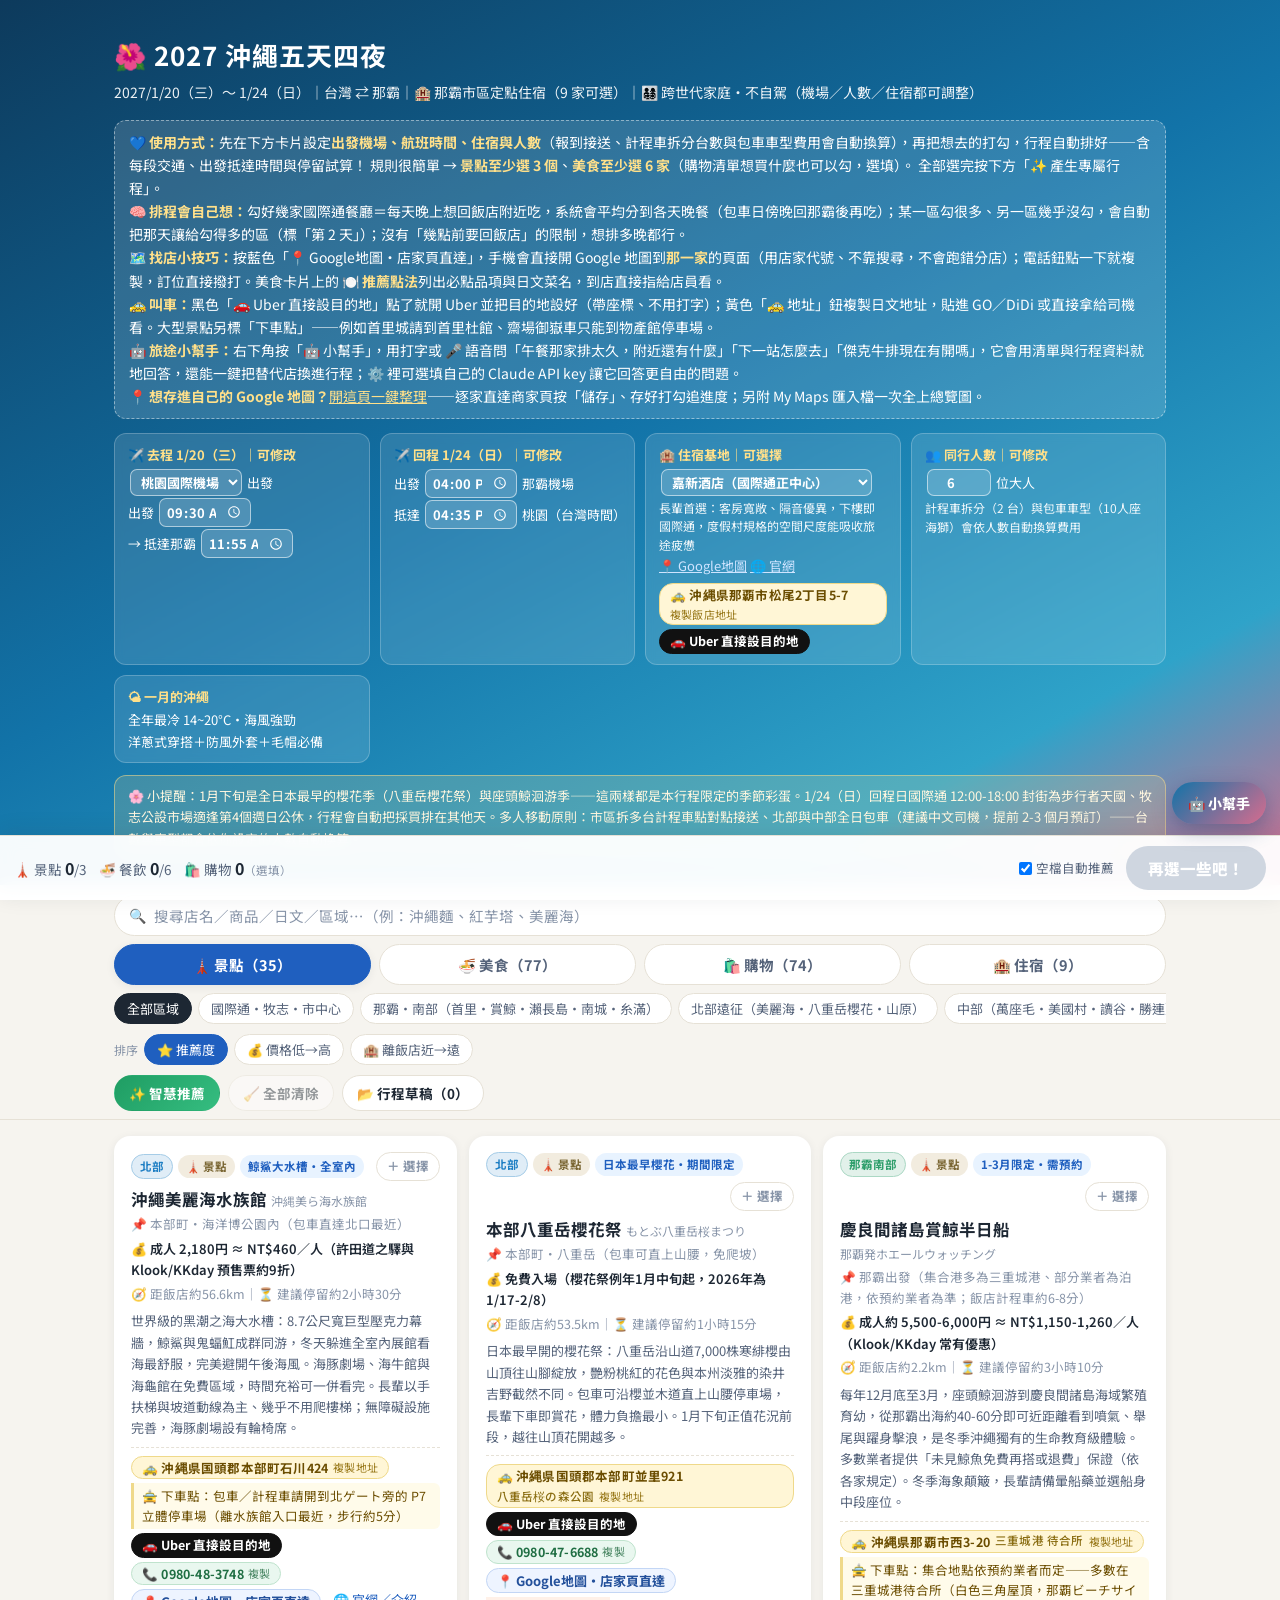
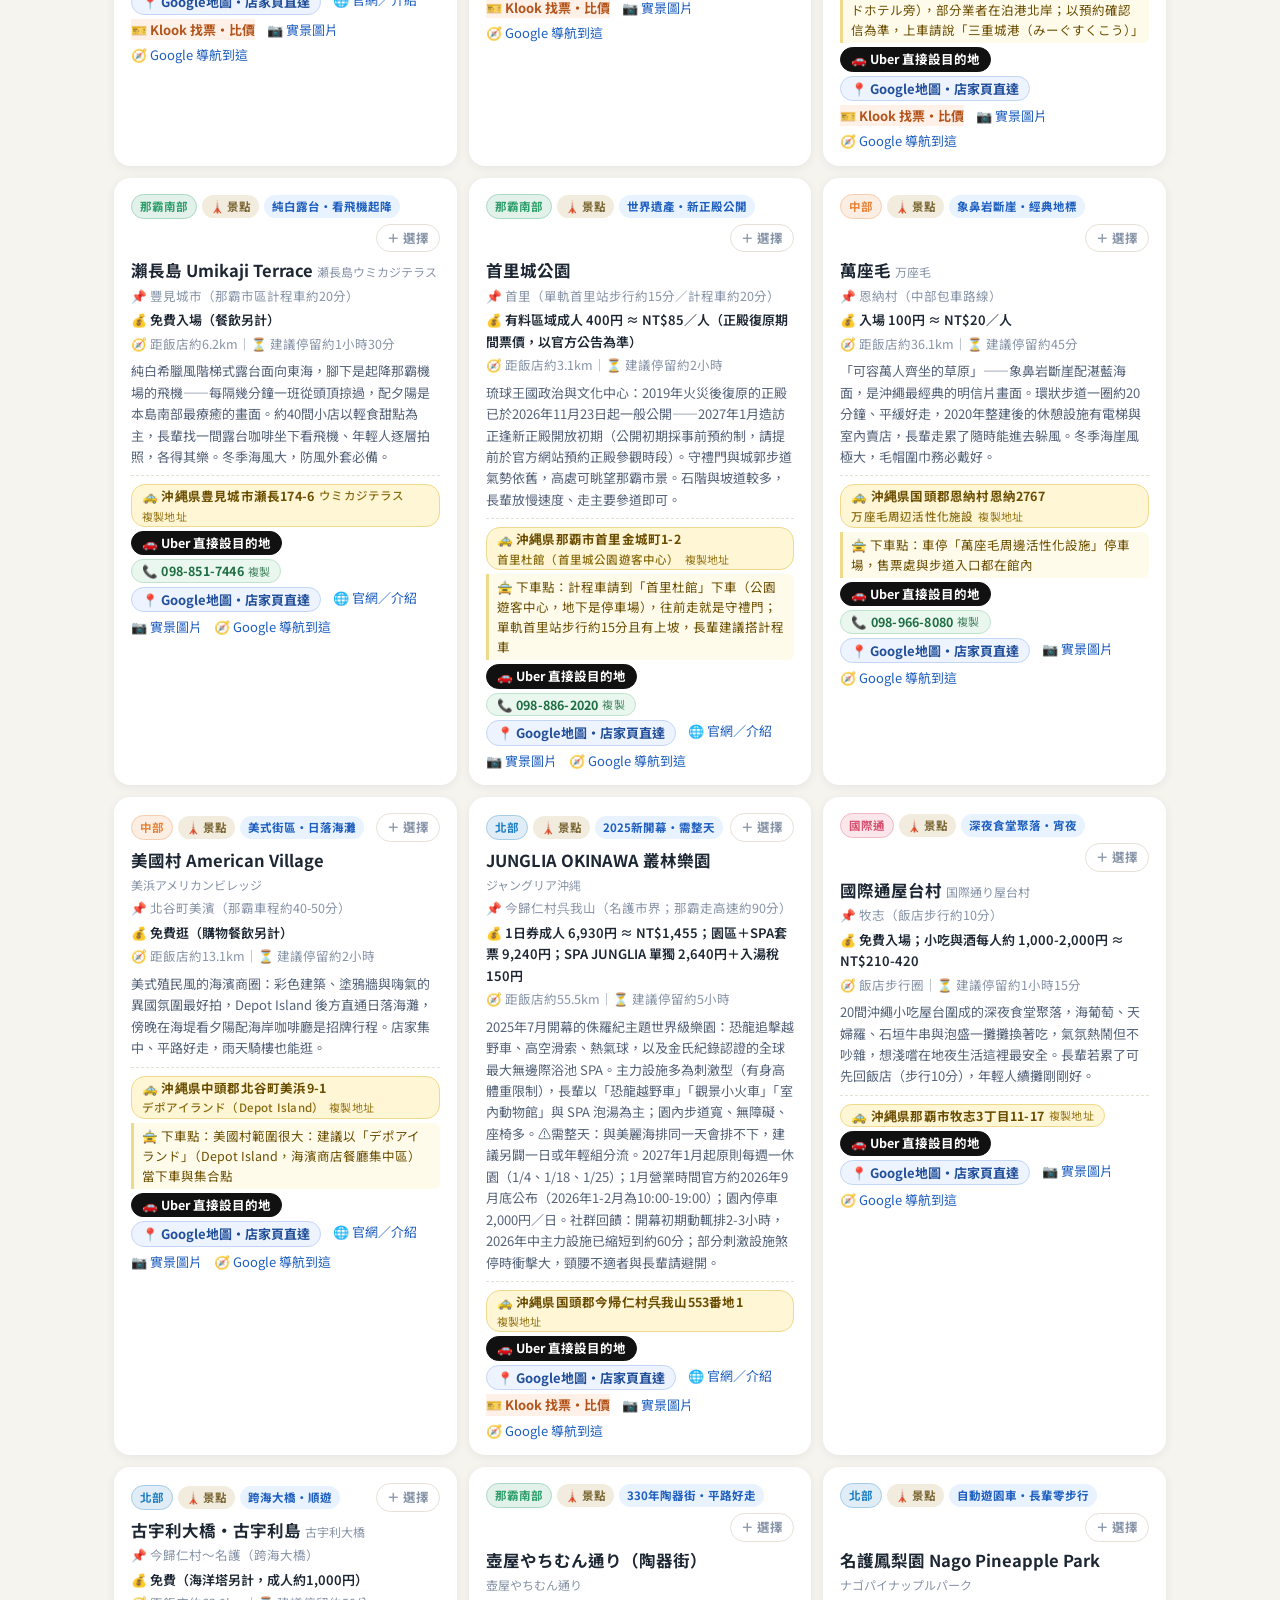
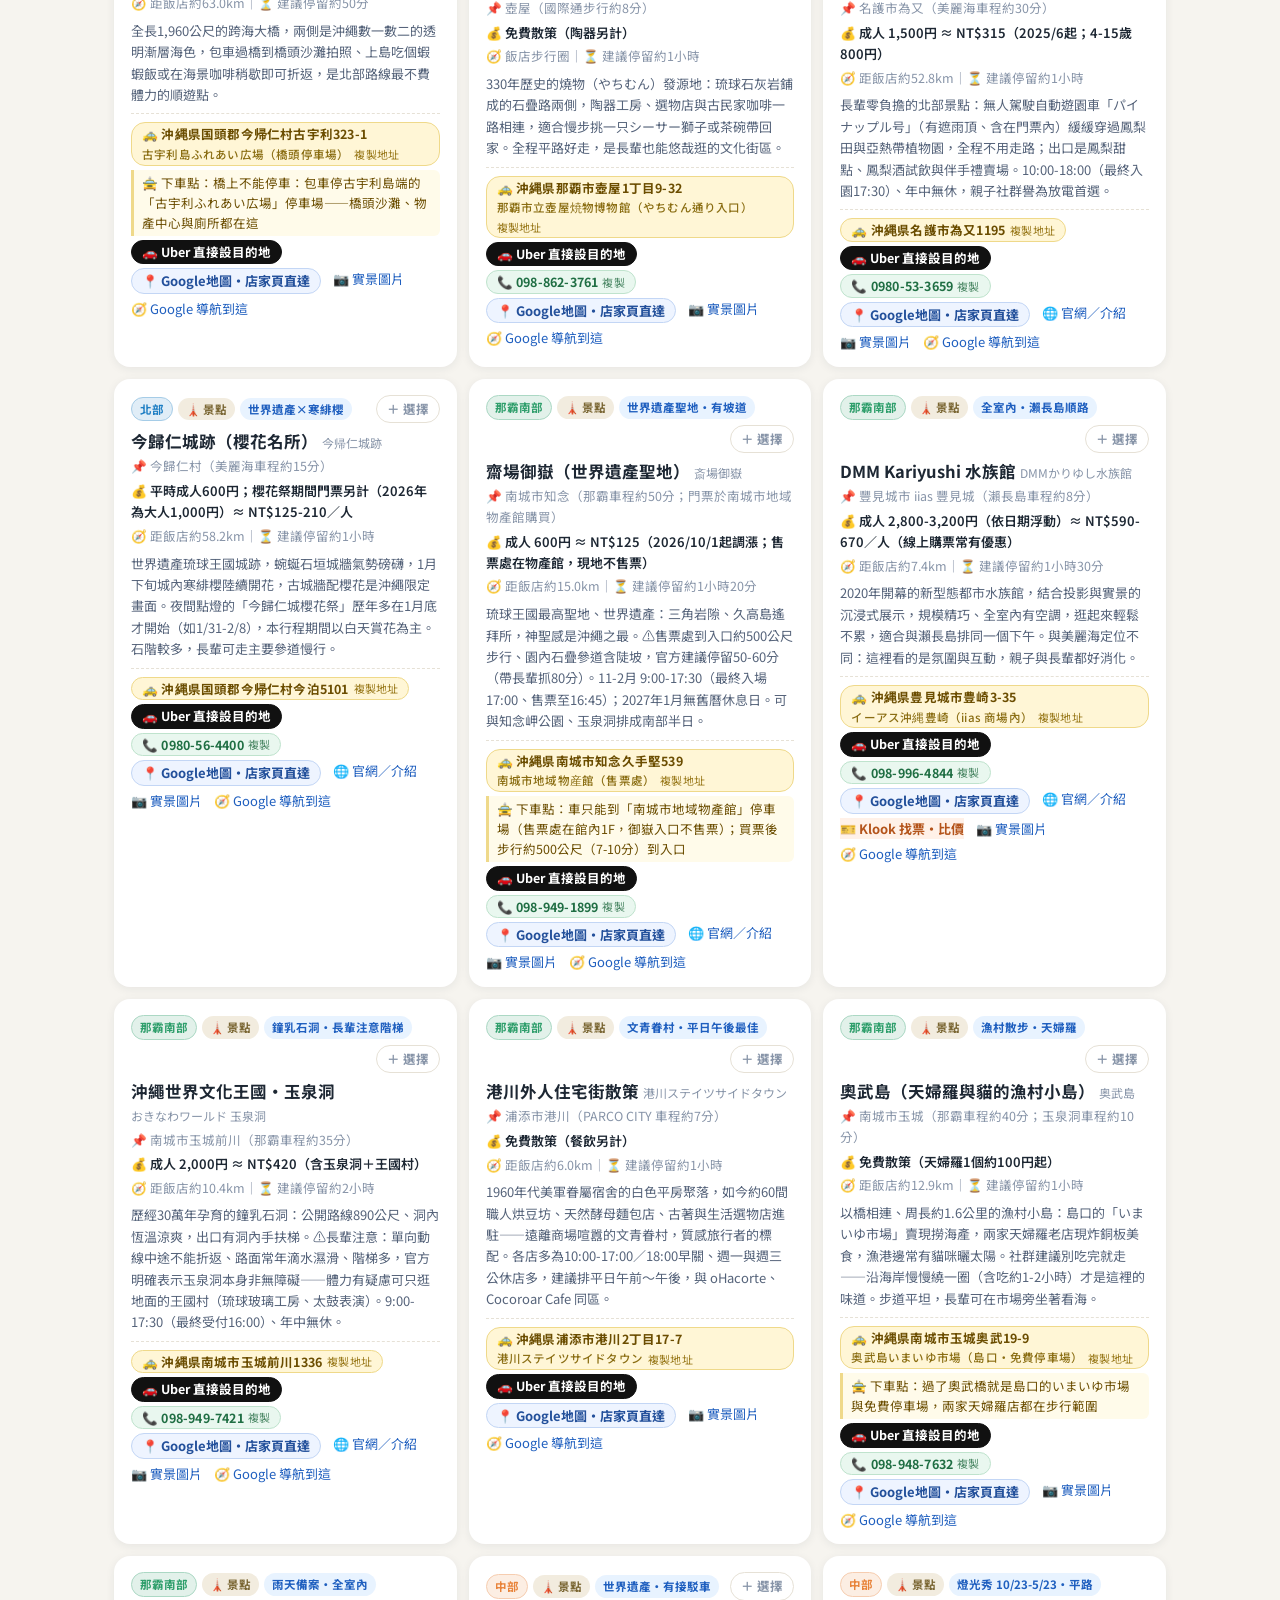
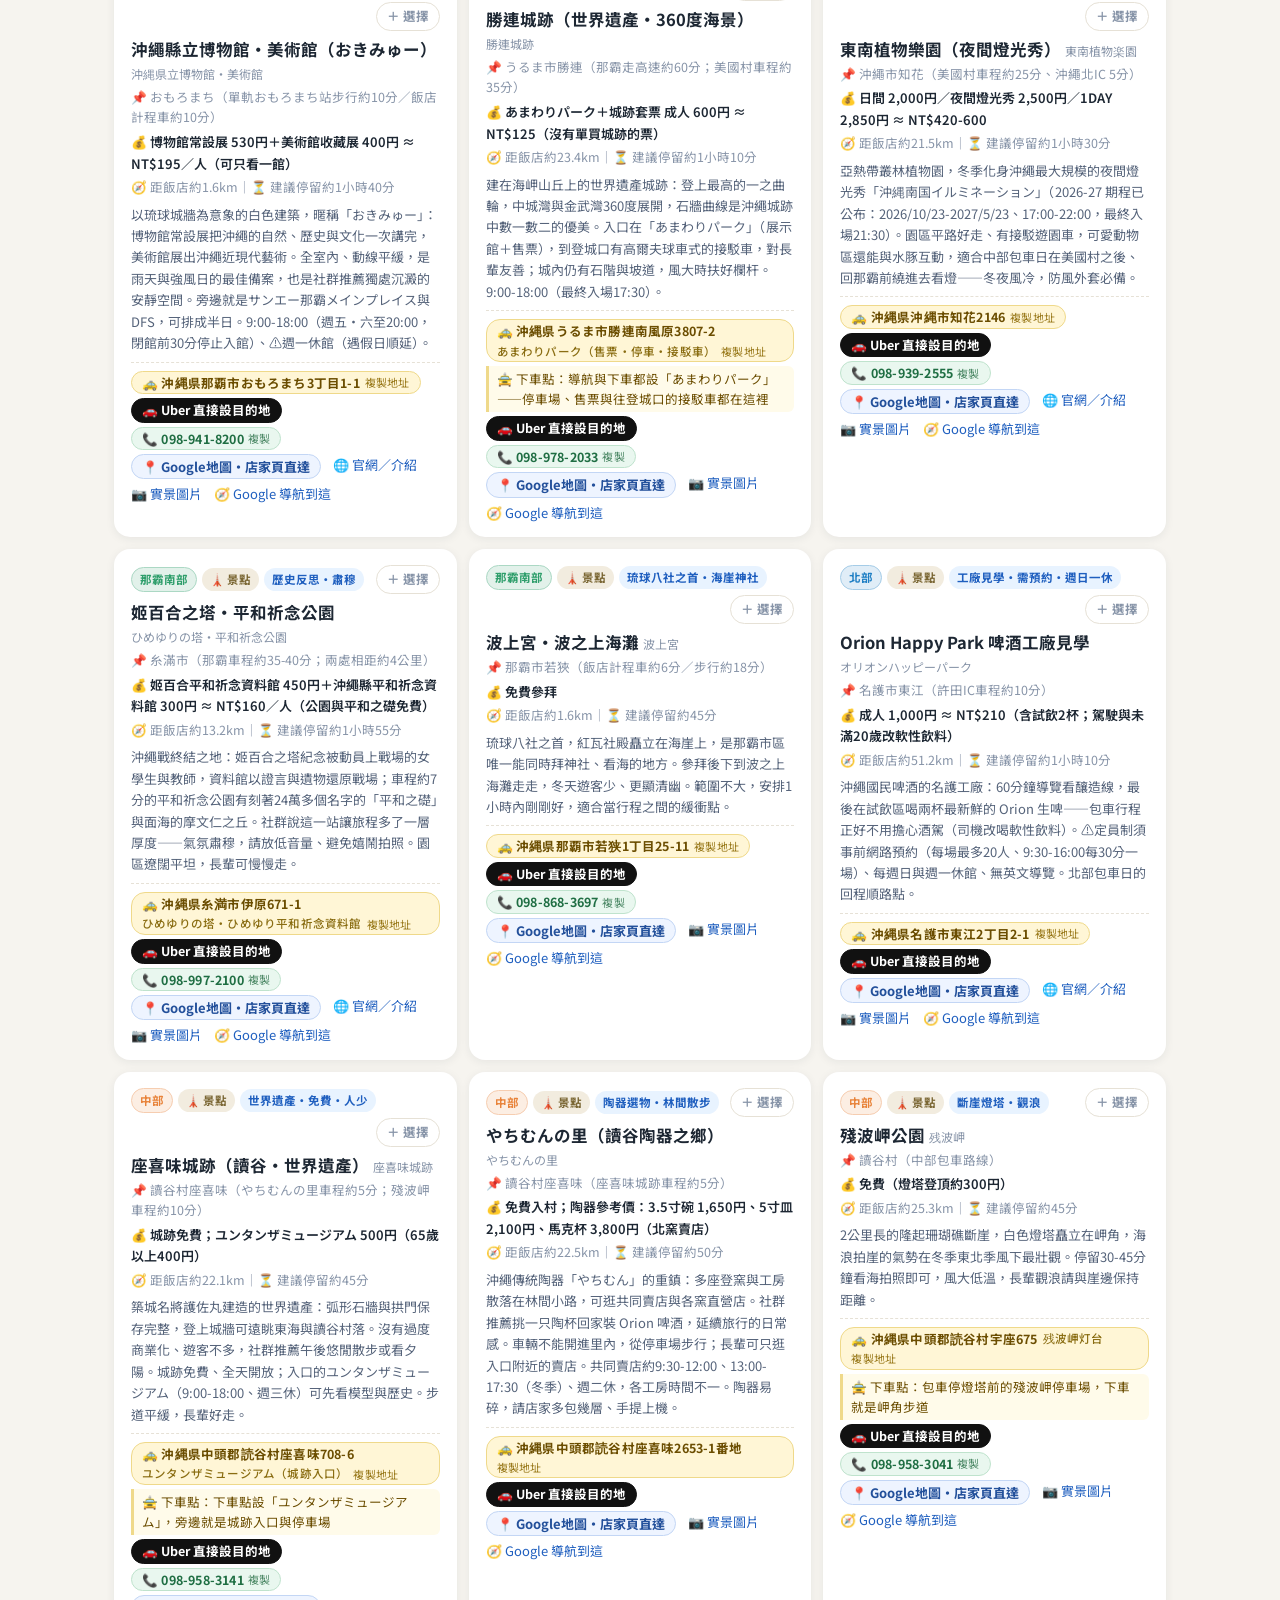
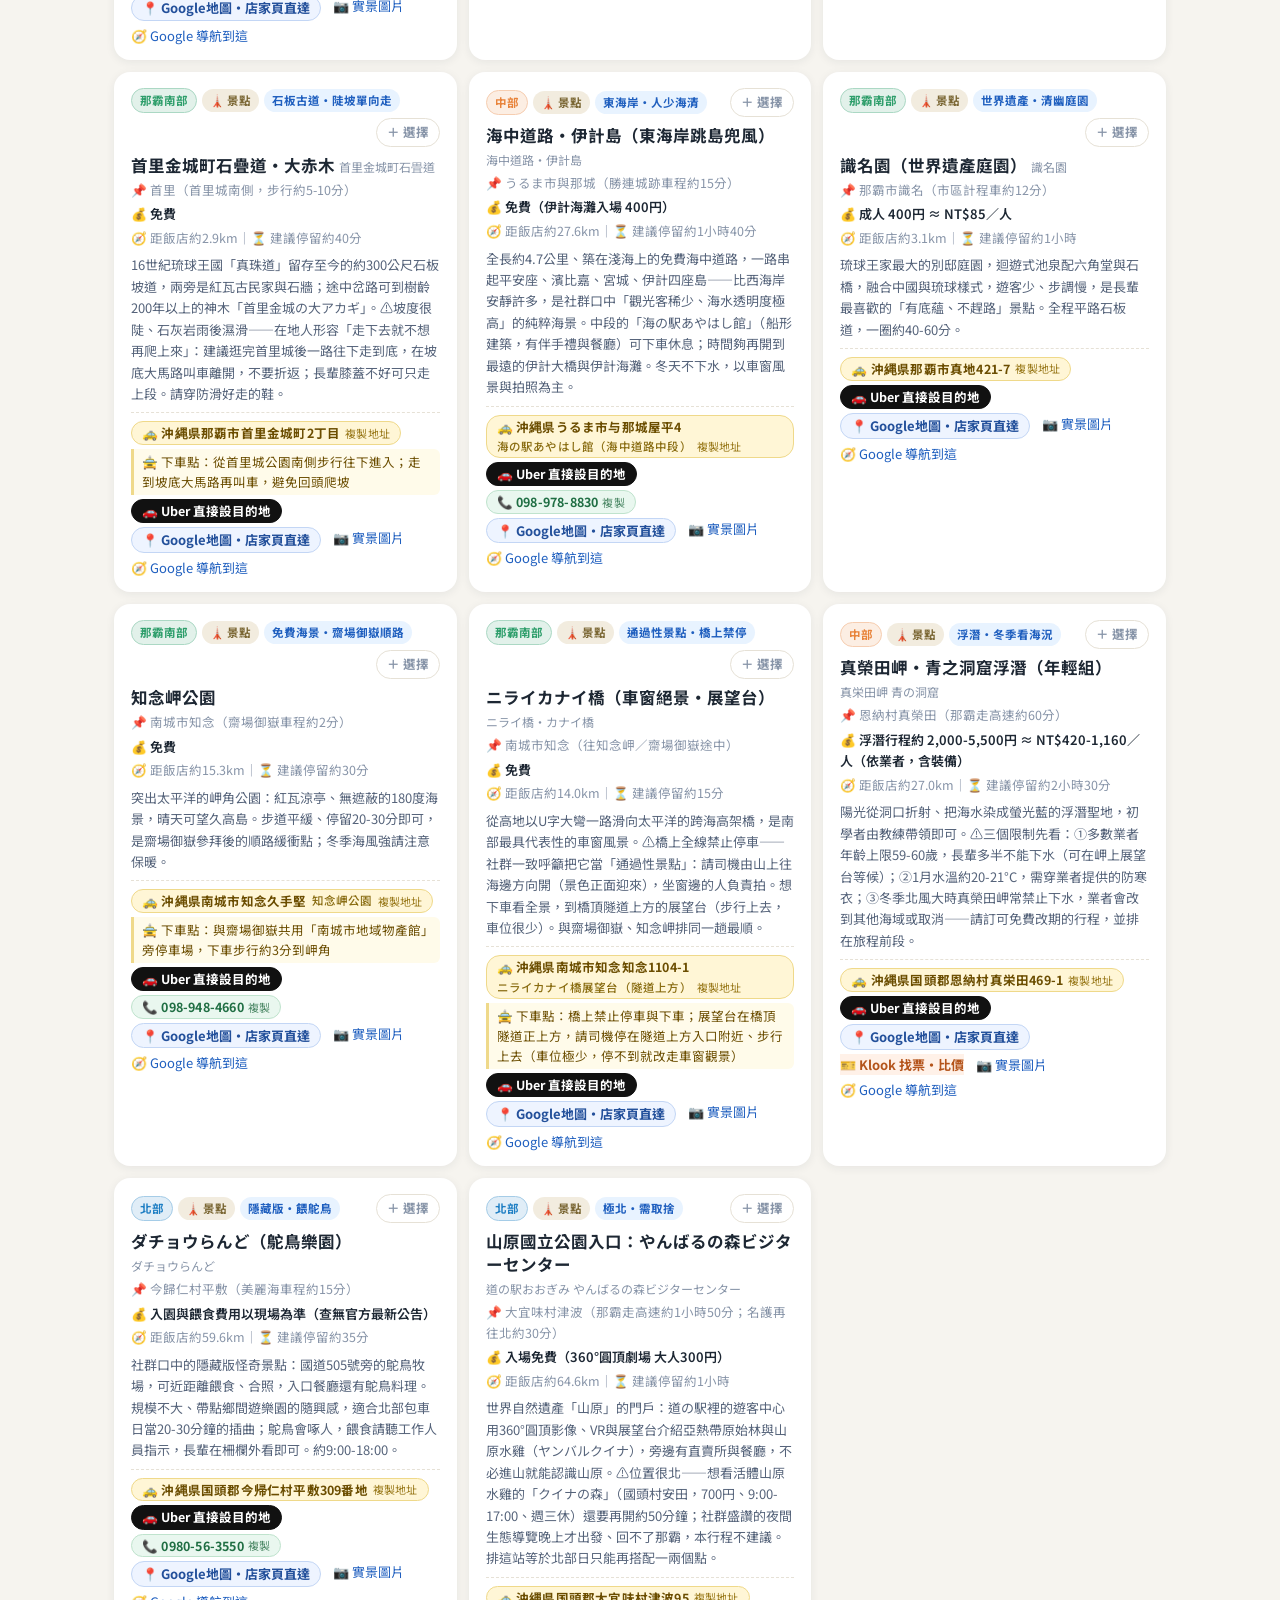
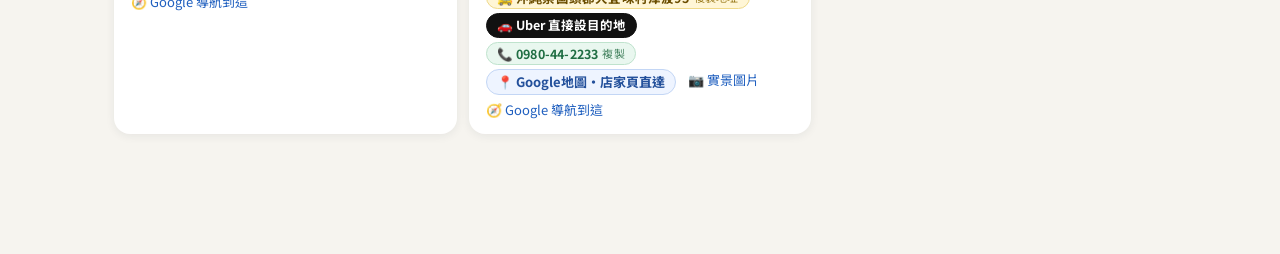
<file: index.html>
<!DOCTYPE html>
<html lang="zh-Hant">
<head>
<meta charset="UTF-8">
<meta name="viewport" content="width=device-width, initial-scale=1.0, viewport-fit=cover">
<!-- 首頁本身不要被快取，否則手機會一直開到舊版（資源檔靠 ?v= 版本號快取即可） -->
<meta http-equiv="Cache-Control" content="no-cache, no-store, must-revalidate">
<meta http-equiv="Pragma" content="no-cache">
<meta http-equiv="Expires" content="0">
<title>2027 沖繩五天四夜｜跨世代家庭客製行程規劃</title>
<meta name="description" content="勾選想去的景點與美食，自動排出專屬的沖繩五天四夜行程。2027/1/20-1/24，跨世代家庭・不自駕，出發機場／人數／住宿皆可調整。">
<meta property="og:title" content="2027 沖繩五天四夜｜跨世代家庭客製行程規劃">
<meta property="og:description" content="設定機場航班、人數與住宿，勾選 3 個以上景點＋6 家以上美食，一鍵產生含包車、單軌與計程車拆分試算的客製行程表">
<link rel="icon" href="data:image/svg+xml,<svg xmlns=%22http://www.w3.org/2000/svg%22 viewBox=%220 0 100 100%22><text y=%22.9em%22 font-size=%2290%22>🌺</text></svg>">
<link rel="preconnect" href="https://fonts.googleapis.com">
<link rel="preconnect" href="https://fonts.gstatic.com" crossorigin>
<link href="https://fonts.googleapis.com/css2?family=Noto+Sans+TC:wght@400;500;700;900&display=swap" rel="stylesheet">
<link rel="stylesheet" href="assets/style.css?v=20261105d">
</head>
<body>

<!-- ══════════ 勾選頁 ══════════ -->
<div id="pick">
  <header class="hero">
    <div class="wrap">
      <h1>🌺 2027 沖繩五天四夜</h1>
      <div class="sub">2027/1/20（三）～ 1/24（日）｜台灣 ⇄ 那霸｜🏨 那霸市區定點住宿（9 家可選）｜👨‍👩‍👧‍👦 跨世代家庭・不自駕（機場／人數／住宿都可調整）</div>
      <div class="howto">
        💙 <b>使用方式：</b>先在下方卡片設定<b>出發機場、航班時間、住宿與人數</b>（報到接送、計程車拆分台數與包車車型費用會自動換算），再把想去的打勾，行程自動排好——含每段交通、出發抵達時間與停留試算！
        規則很簡單 → <b>景點至少選 3 個</b>、<b>美食至少選 6 家</b>（購物清單想買什麼也可以勾，選填）。
        全部選完按下方「✨ 產生專屬行程」。
        <br>🧠 <b>排程會自己想：</b>勾好幾家國際通餐廳＝每天晚上想回飯店附近吃，系統會平均分到各天晚餐（包車日傍晚回那霸後再吃）；某一區勾很多、另一區幾乎沒勾，會自動把那天讓給勾得多的區（標「第 2 天」）；沒有「幾點前要回飯店」的限制，想排多晚都行。
        <br>🗺️ <b>找店小技巧：</b>按藍色「📍 Google地圖・店家頁直達」，手機會直接開 Google 地圖到<b>那一家</b>的頁面（用店家代號、不靠搜尋，不會跑錯分店）；電話鈕點一下就複製，訂位直接撥打。美食卡片上的 <b>🍽️ 推薦點法</b>列出必點品項與日文菜名，到店直接指給店員看。
        <br>🚕 <b>叫車：</b>黑色「🚗 Uber 直接設目的地」點了就開 Uber 並把目的地設好（帶座標、不用打字）；黃色「🚕 地址」鈕複製日文地址，貼進 GO／DiDi 或直接拿給司機看。大型景點另標「下車點」——例如首里城請到首里杜館、齋場御嶽車只能到物產館停車場。
        <br>🤖 <b>旅途小幫手：</b>右下角按「🤖 小幫手」，用打字或 🎤 語音問「午餐那家排太久，附近還有什麼」「下一站怎麼去」「傑克牛排現在有開嗎」，它會用清單與行程資料就地回答，還能一鍵把替代店換進行程；⚙️ 裡可選填自己的 Claude API key 讓它回答更自由的問題。
        <br>📍 <b>想存進自己的 Google 地圖？</b><a href="https://kenhuangads.github.io/travel-tool/savelist.html" target="_blank" rel="noopener" style="color:#ffe08a;text-decoration:underline">開這頁一鍵整理</a>——逐家直達商家頁按「儲存」、存好打勾追進度；另附 My Maps 匯入檔一次全上總覽圖。
      </div>
      <div class="info-cards" id="heroCards"><!-- 由 app.js 渲染：航班／機場／住宿／人數卡片 --></div>
      <div class="holiday-banner">🌸 小提醒：1月下旬是全日本最早的櫻花季（八重岳櫻花祭）與座頭鯨洄游季——這兩樣都是本行程限定的季節彩蛋。1/24（日）回程日國際通 12:00-18:00 封街為步行者天國、牧志公設市場適逢第4個週日公休，行程會自動把採買排在其他天。多人移動原則：市區拆多台計程車點對點接送、北部與中部全日包車（建議中文司機，提前 2-3 個月預訂）——台數與車型都會依你設定的人數自動換算。</div>
    </div>
  </header>

  <div class="controls">
    <div class="wrap">
      <div id="searchrow">
        <span class="s-ico">🔍</span>
        <input id="searchBox" type="text" autocomplete="off" placeholder="搜尋店名／商品／日文／區域…（例：沖繩麵、紅芋塔、美麗海）">
        <button id="searchClear" class="s-clear" style="display:none" aria-label="清除搜尋">✕</button>
      </div>
      <div id="tabs"></div>
      <button id="filterToggle" aria-expanded="false">🎛 篩選與排序 ▼</button>
      <div id="filterwrap">
        <div id="subchips"></div>
        <div id="storechips"></div>
        <div id="regionchips"></div>
        <div id="sortrow"></div>
        <div id="toolrow"></div>
      </div>
    </div>
  </div>

  <div class="wrap"><div id="draftpanel"></div></div>

  <main class="wrap">
    <div id="grid"></div>
  </main>

  <div id="bar"></div>
</div>

<!-- ══════════ 結果頁 ══════════ -->
<div id="result" style="display:none">
  <div class="wrap" id="result-inner"></div>
</div>

<script src="assets/data.js?v=20261105d"></script>
<script src="assets/app.js?v=20261105d"></script>
<script src="assets/helper.js?v=20261105d"></script>
</body>
</html>
</file>
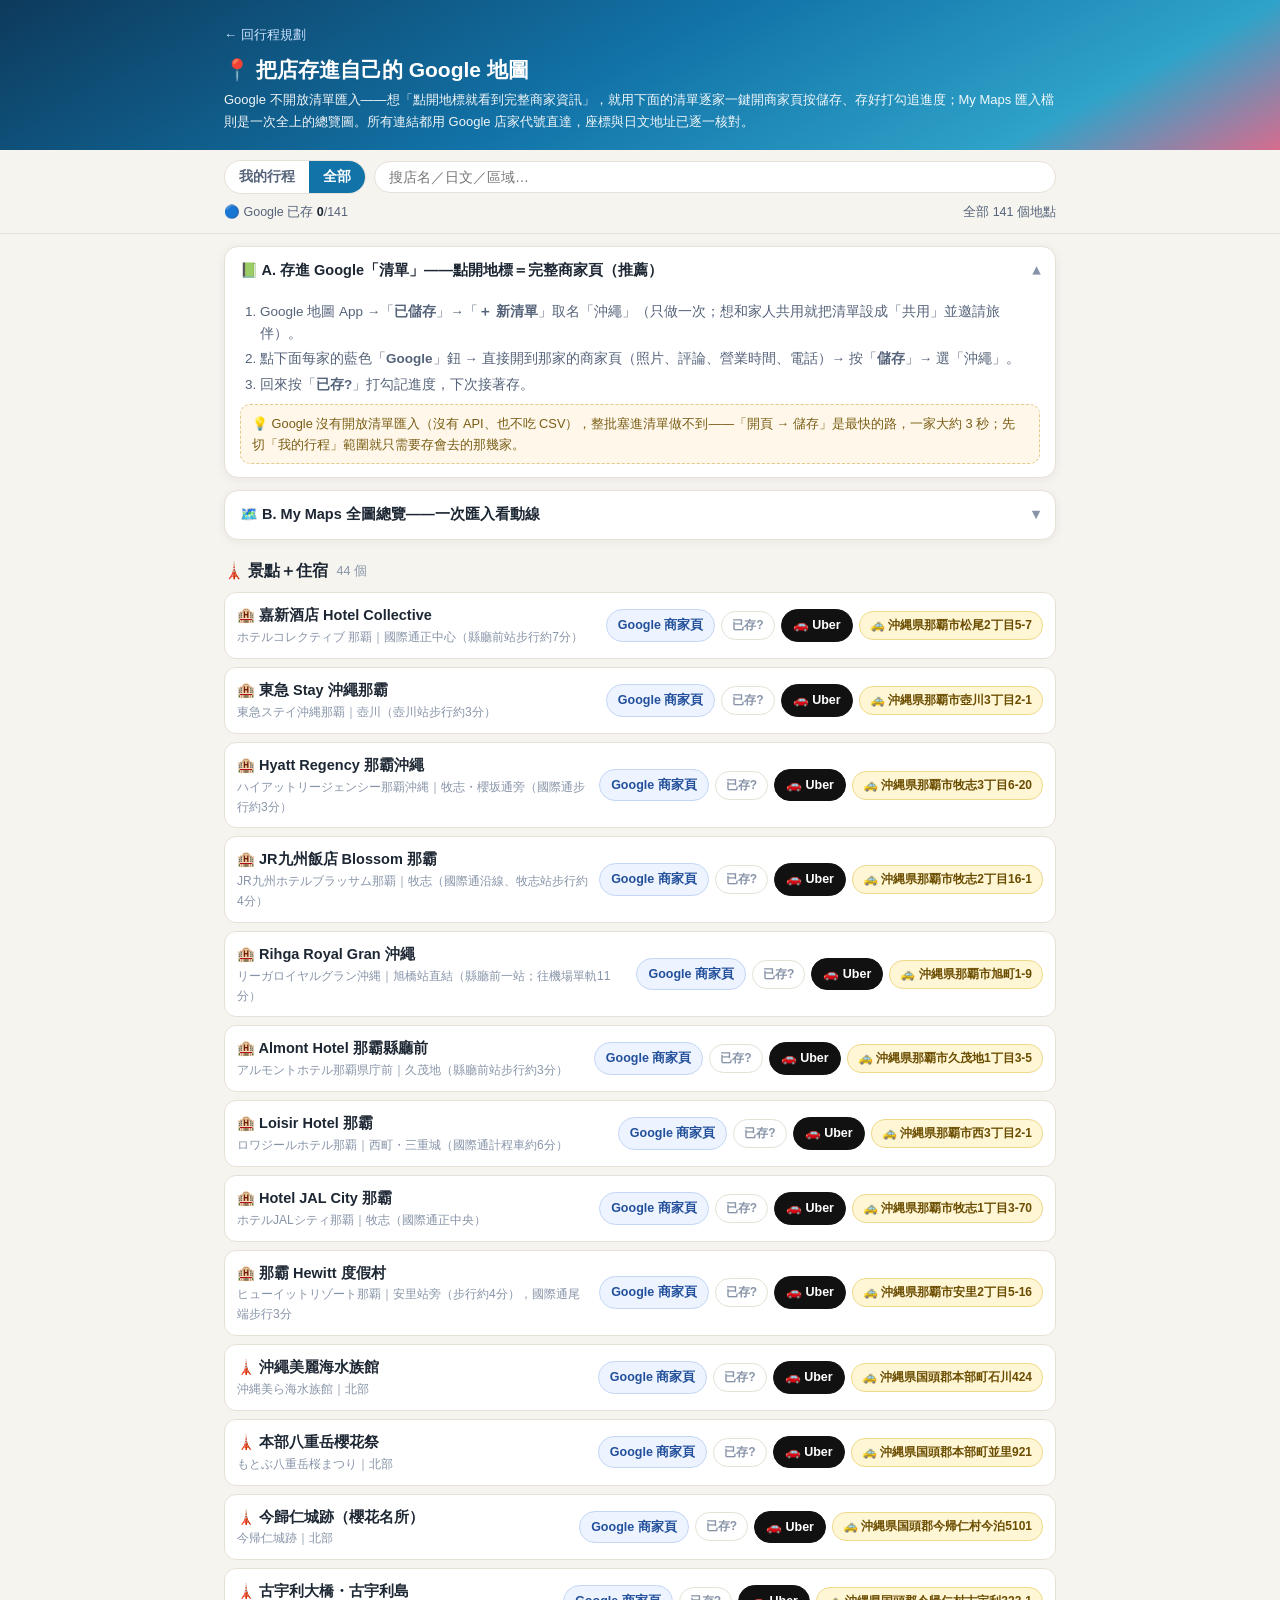
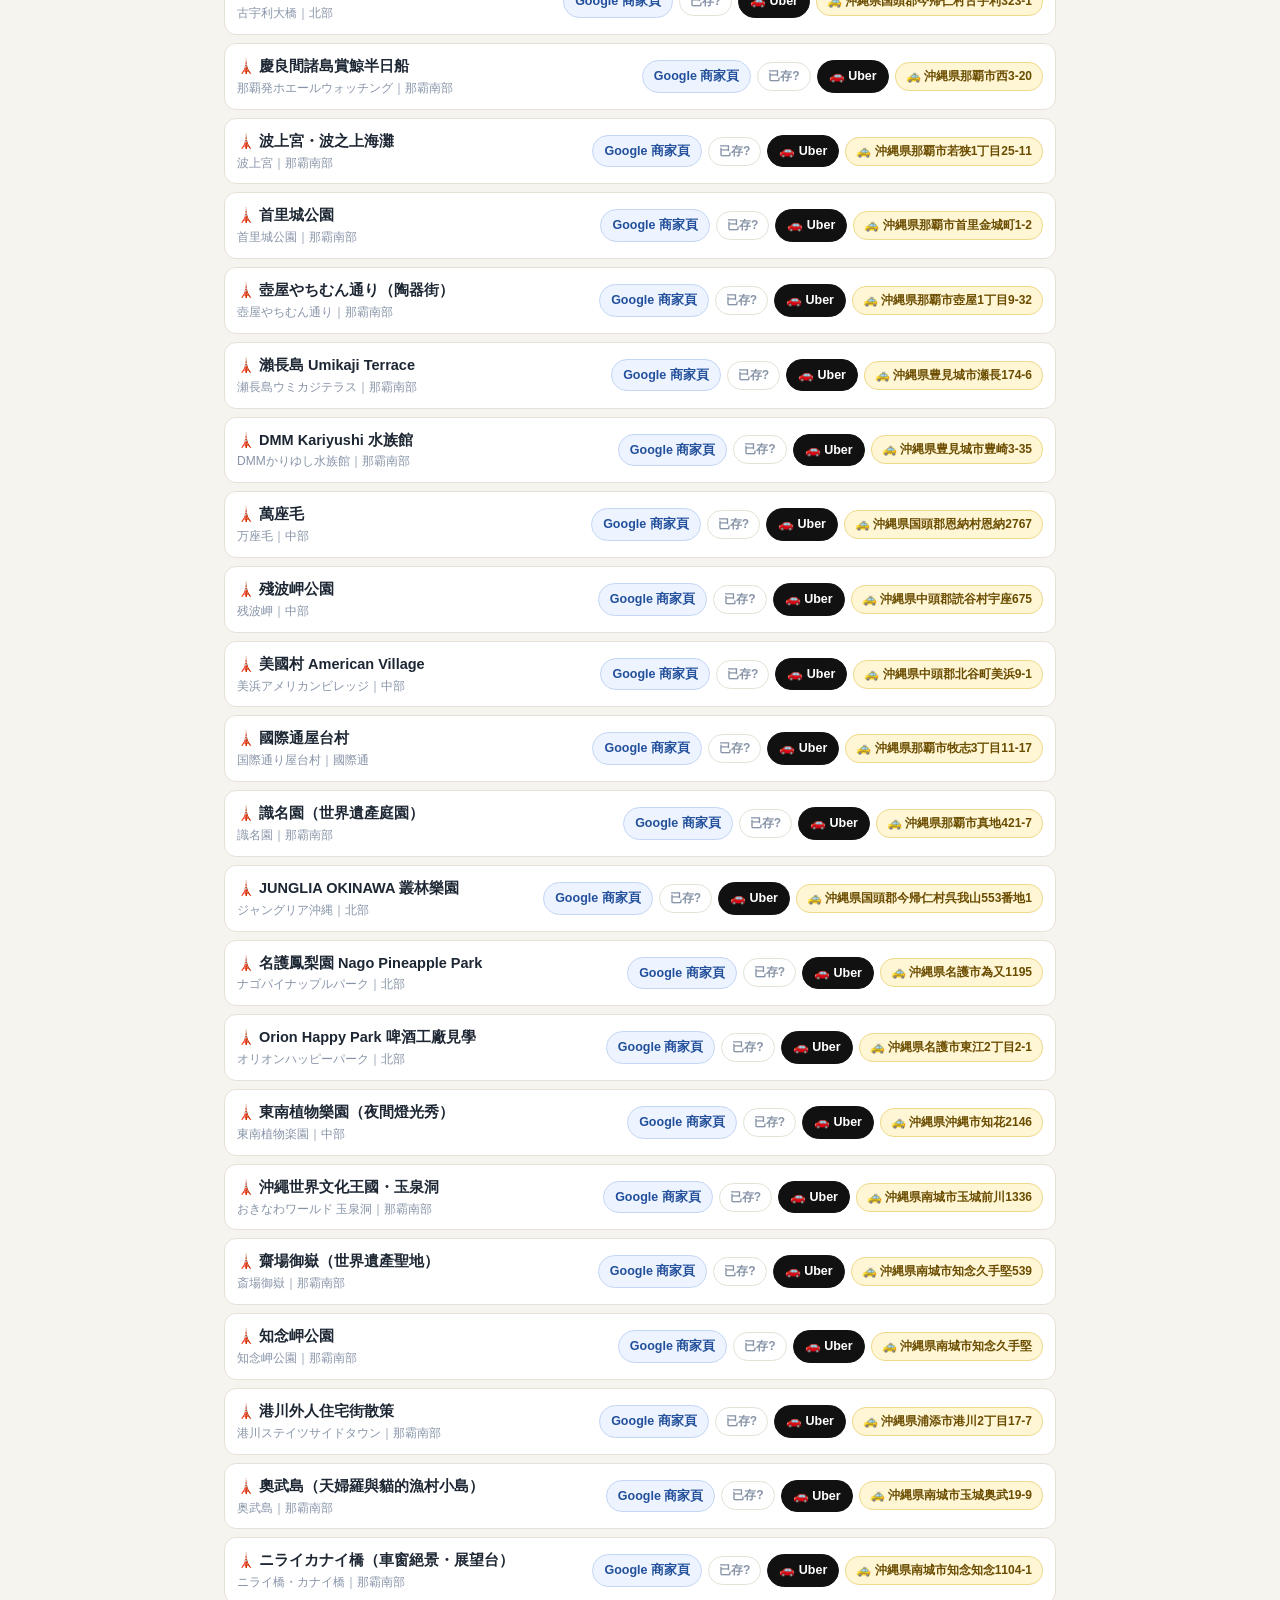
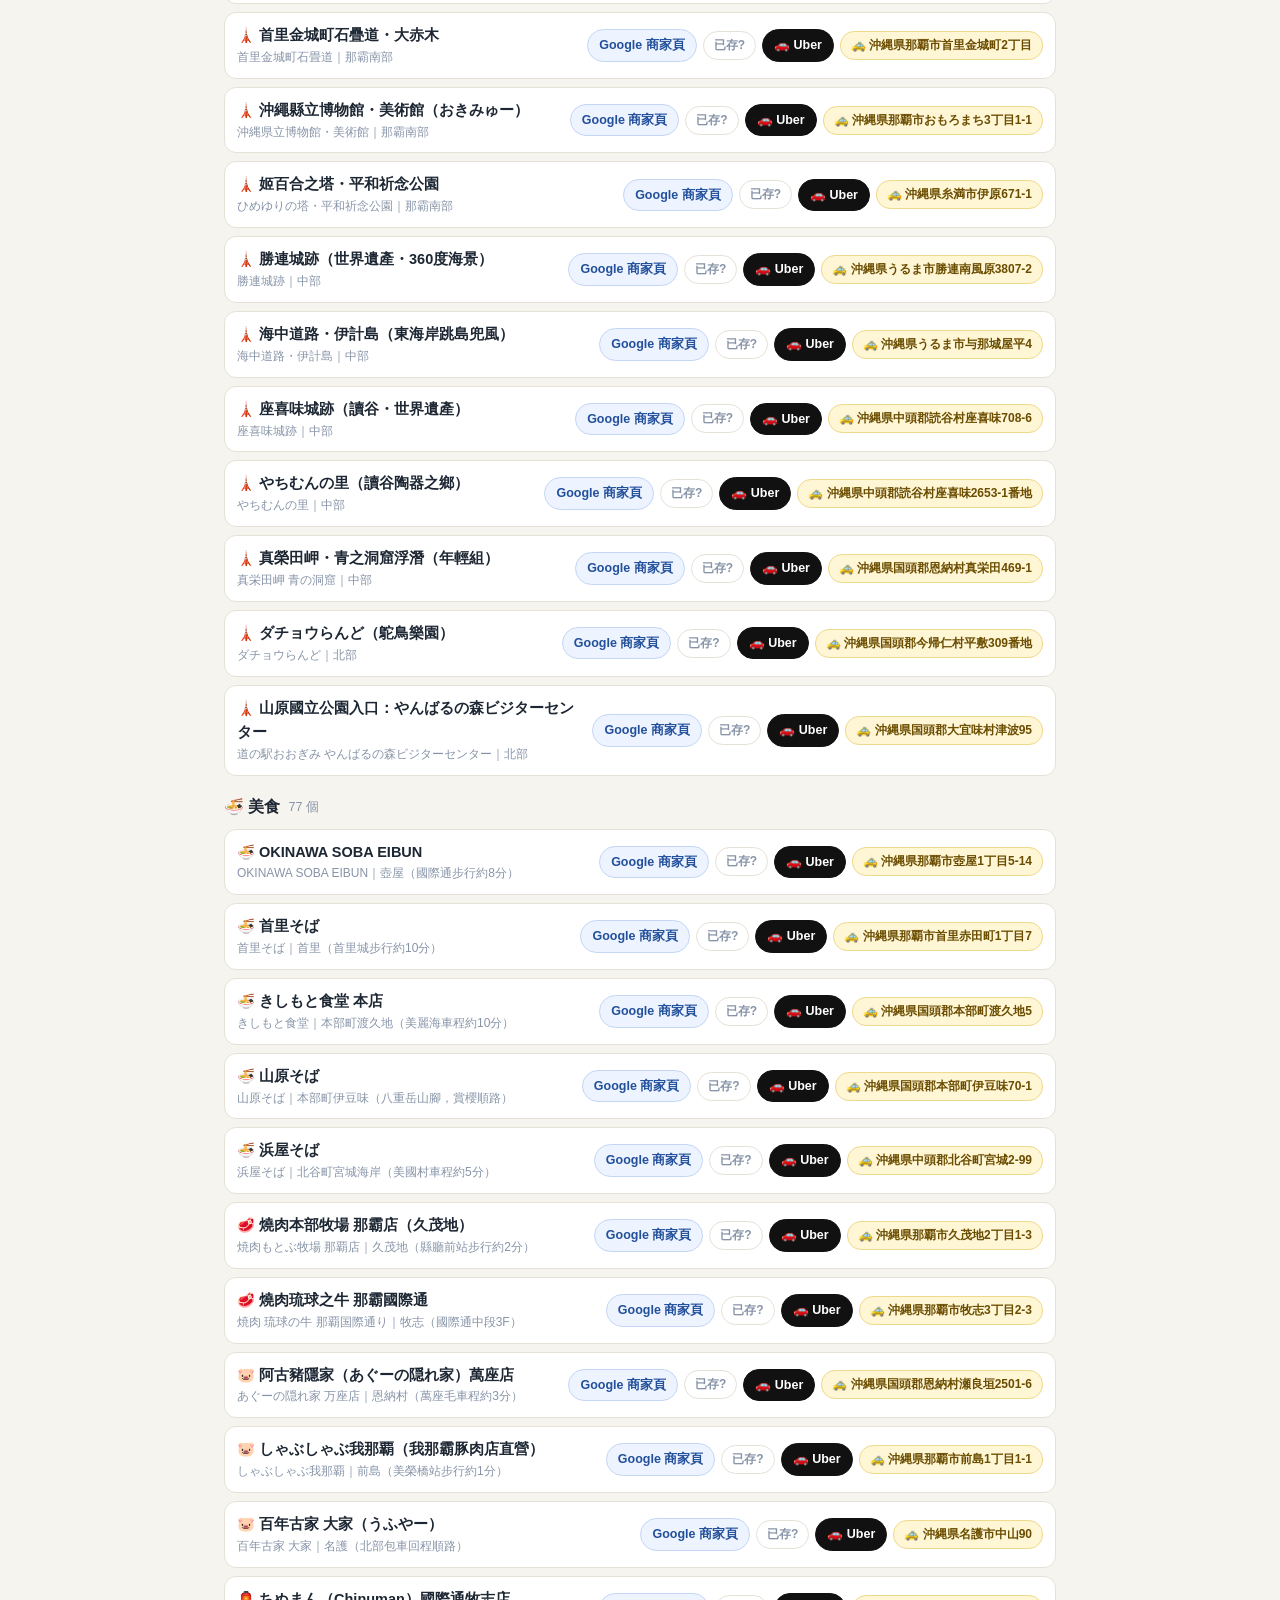
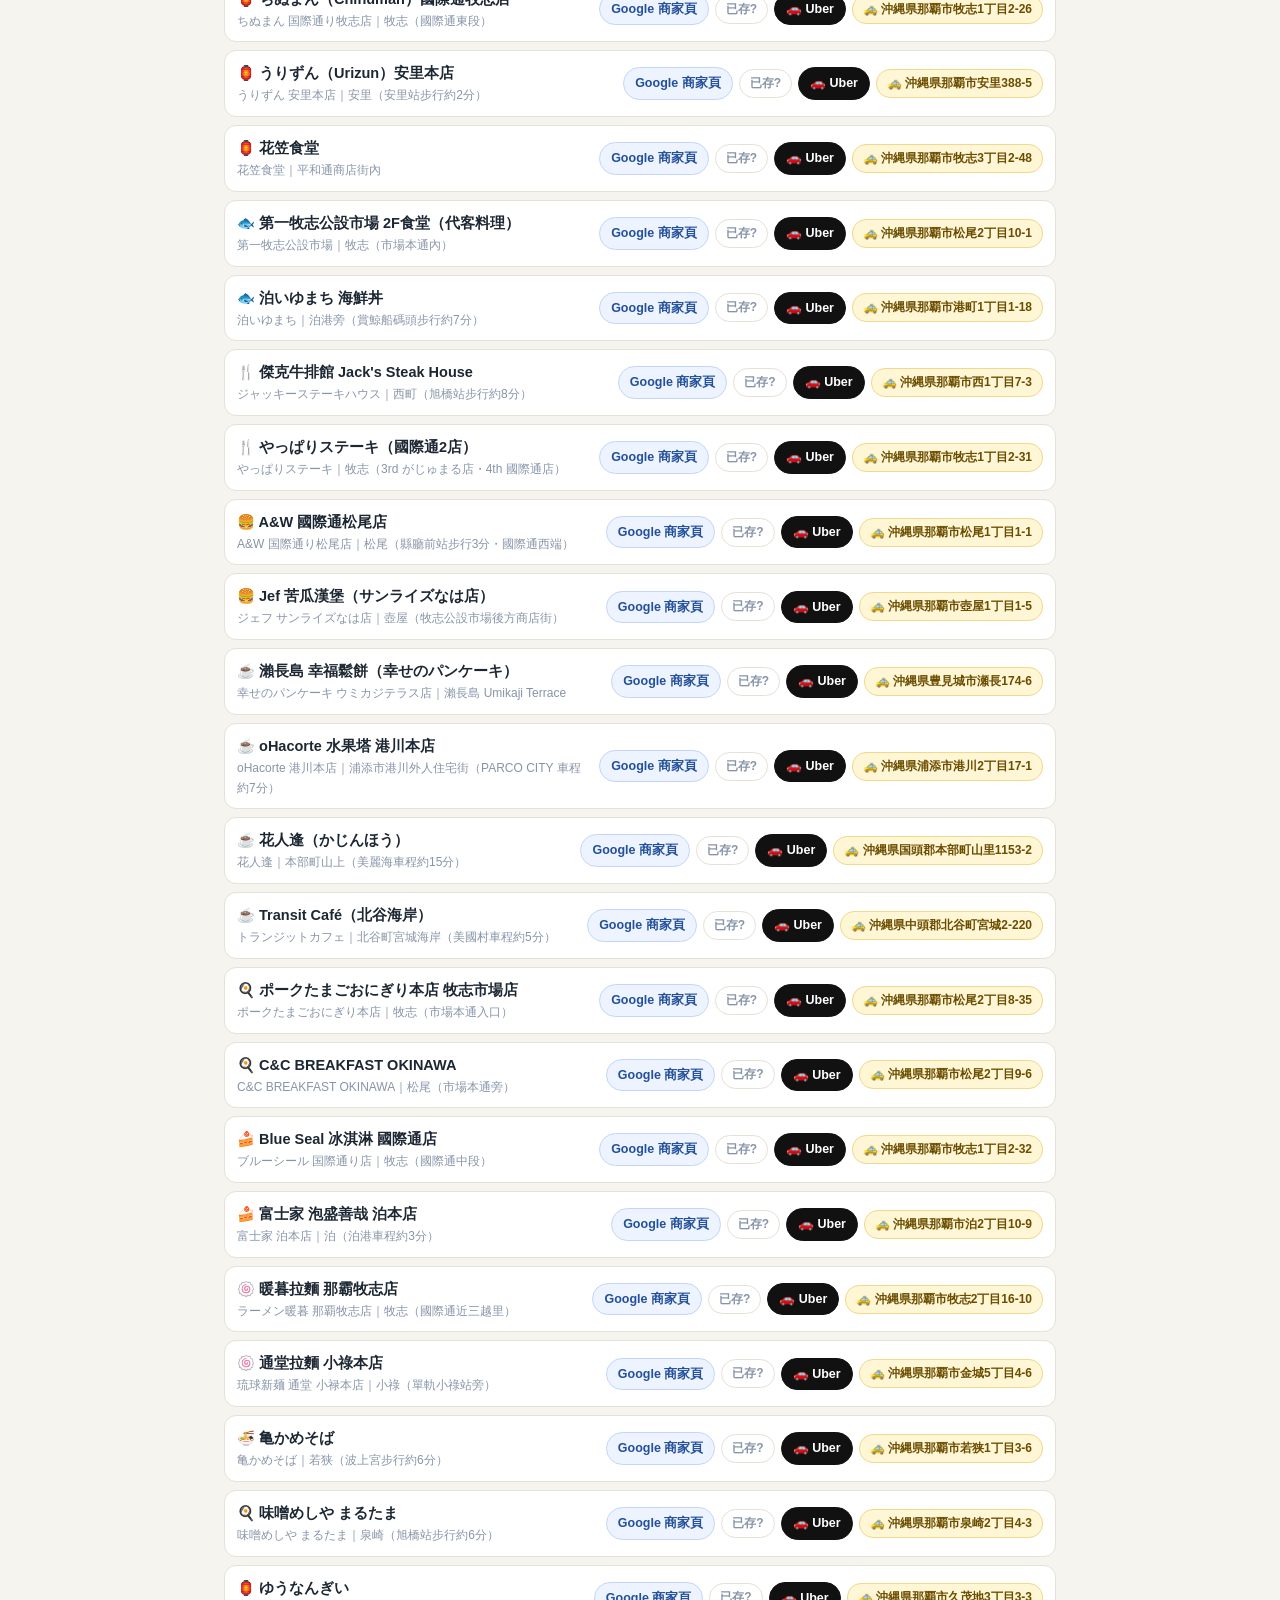
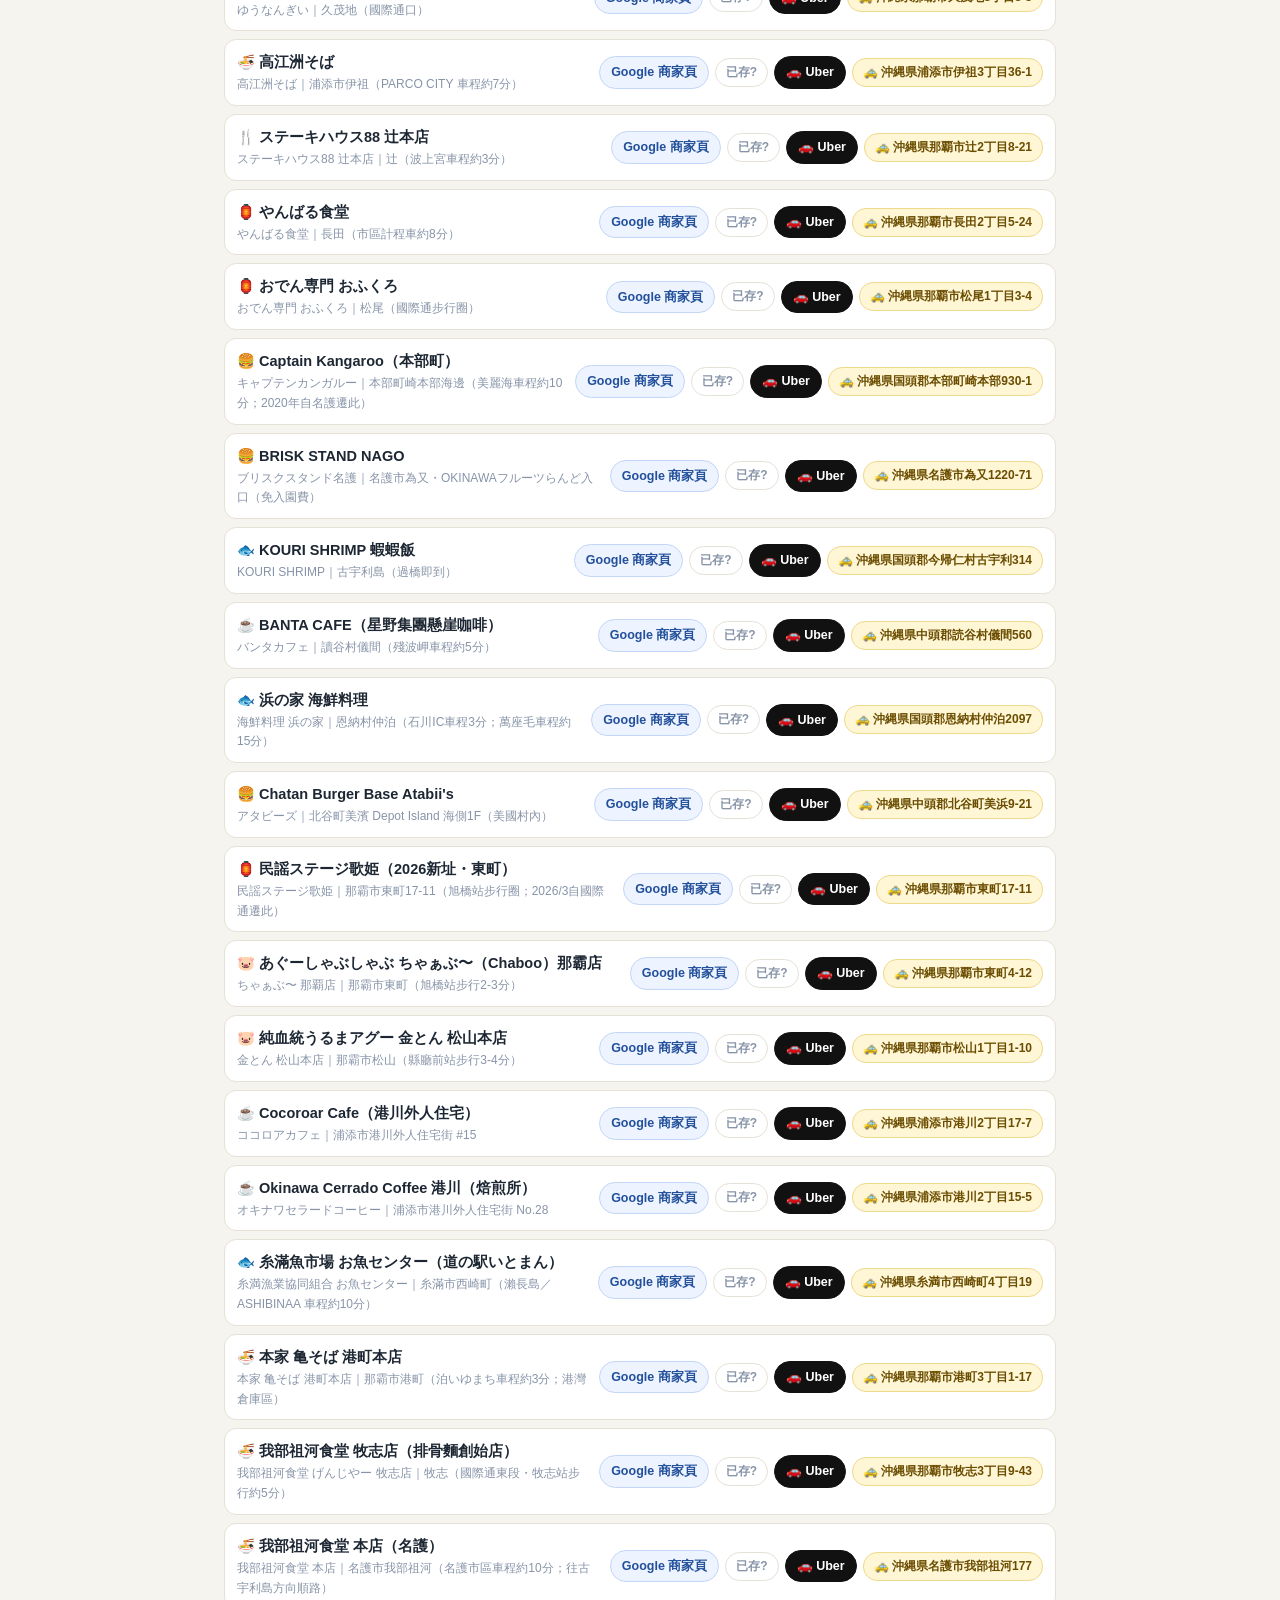
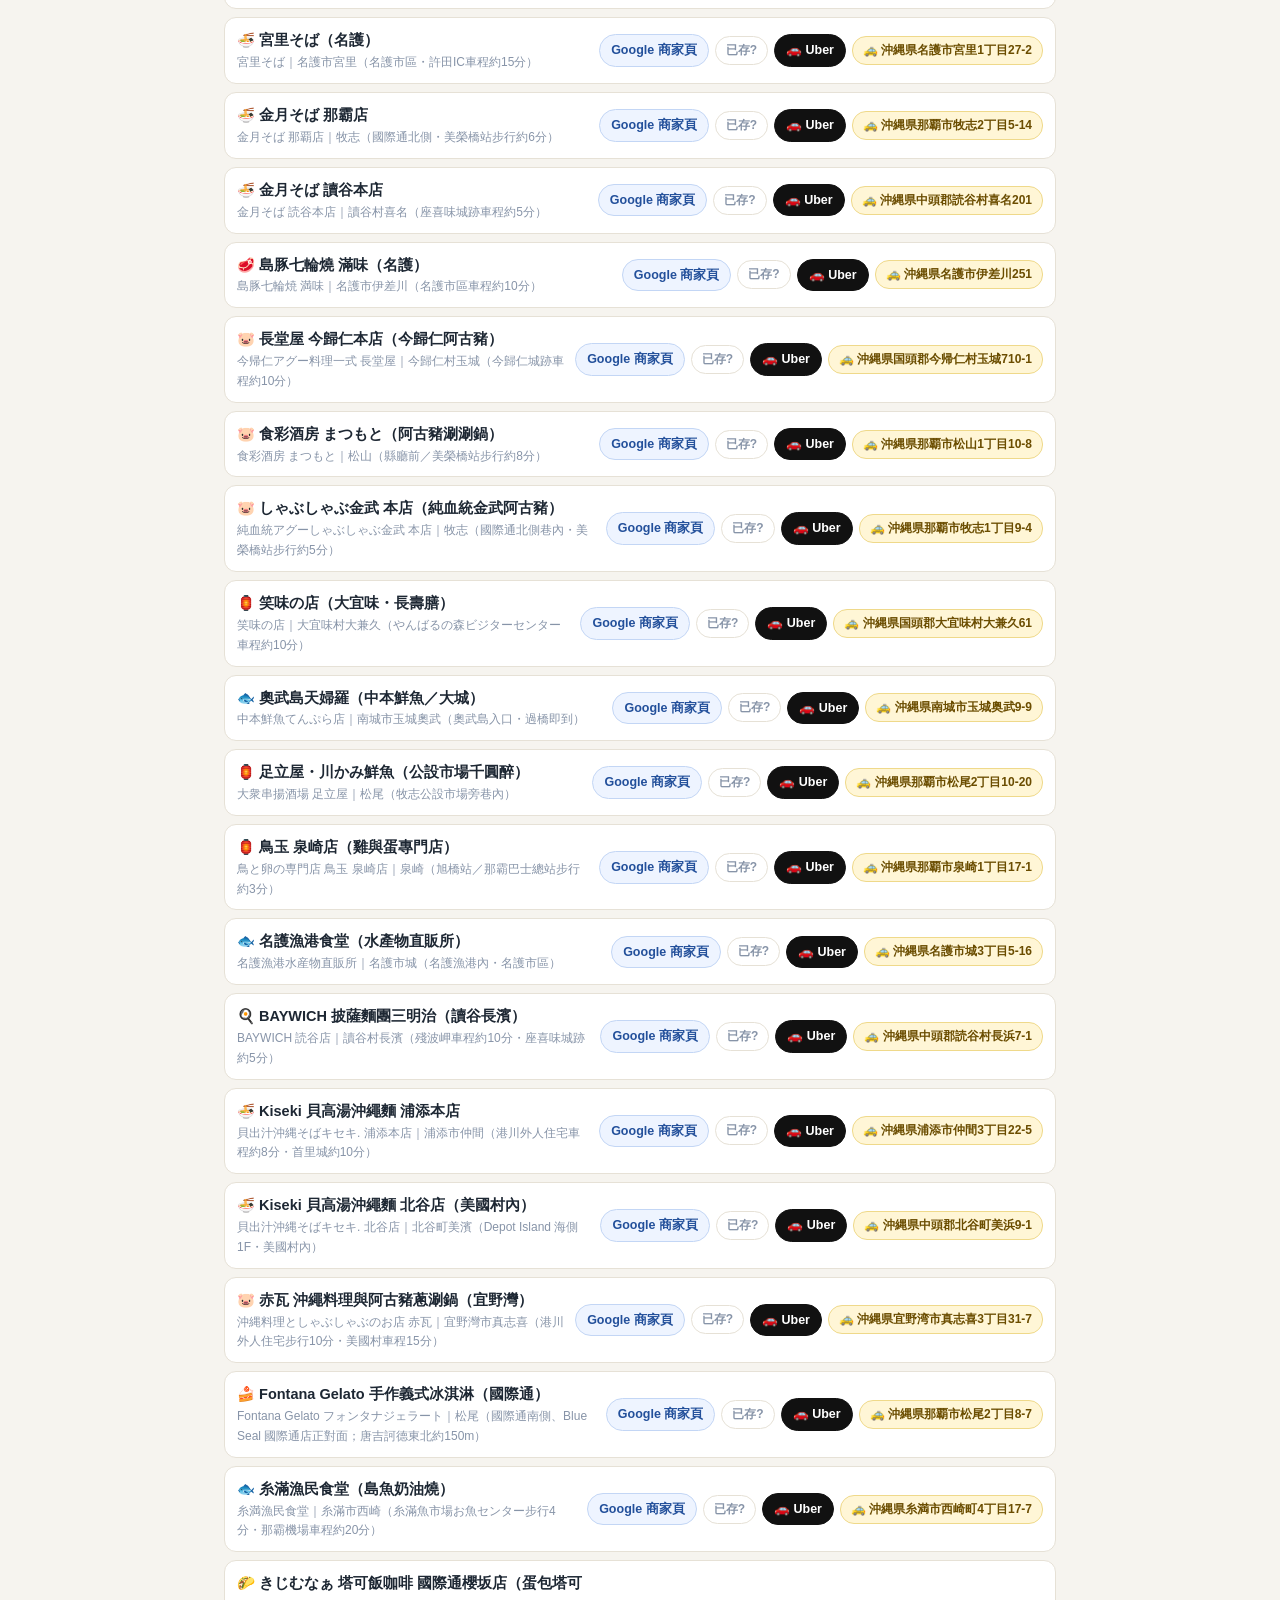
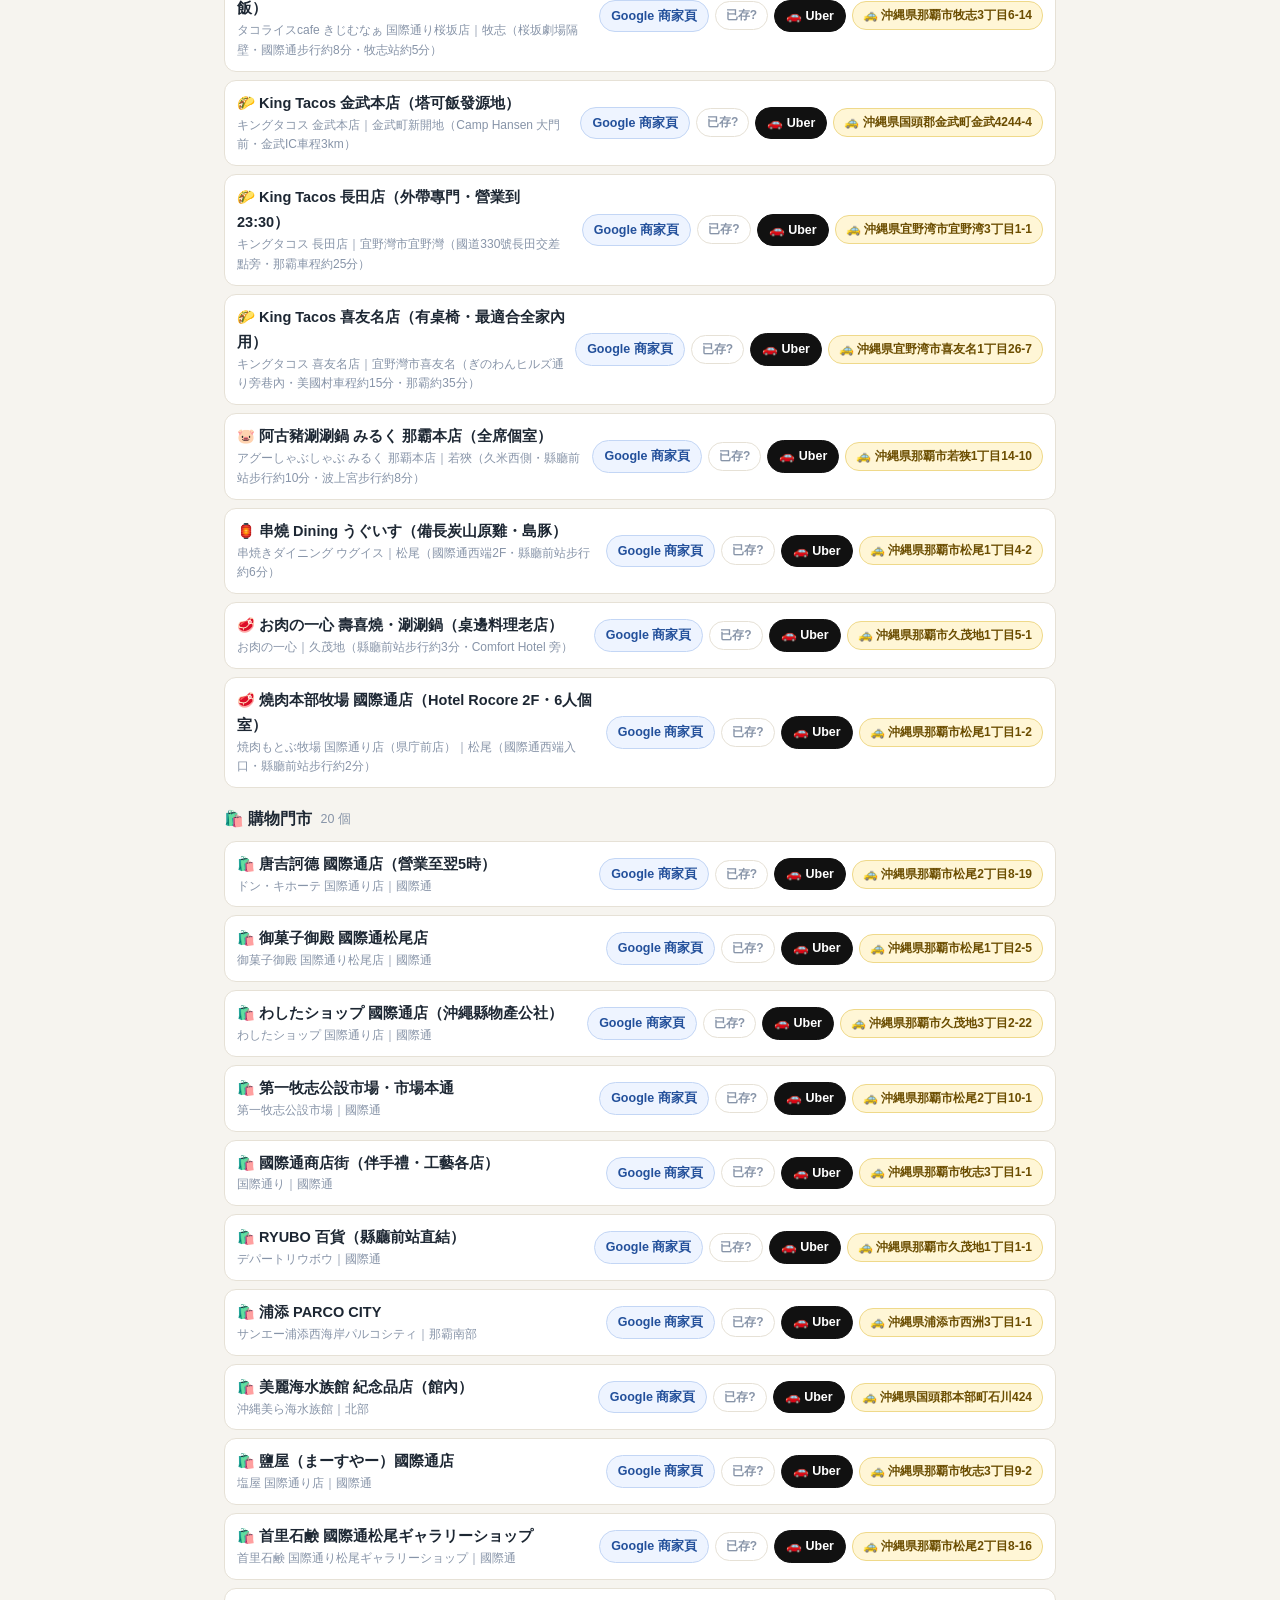
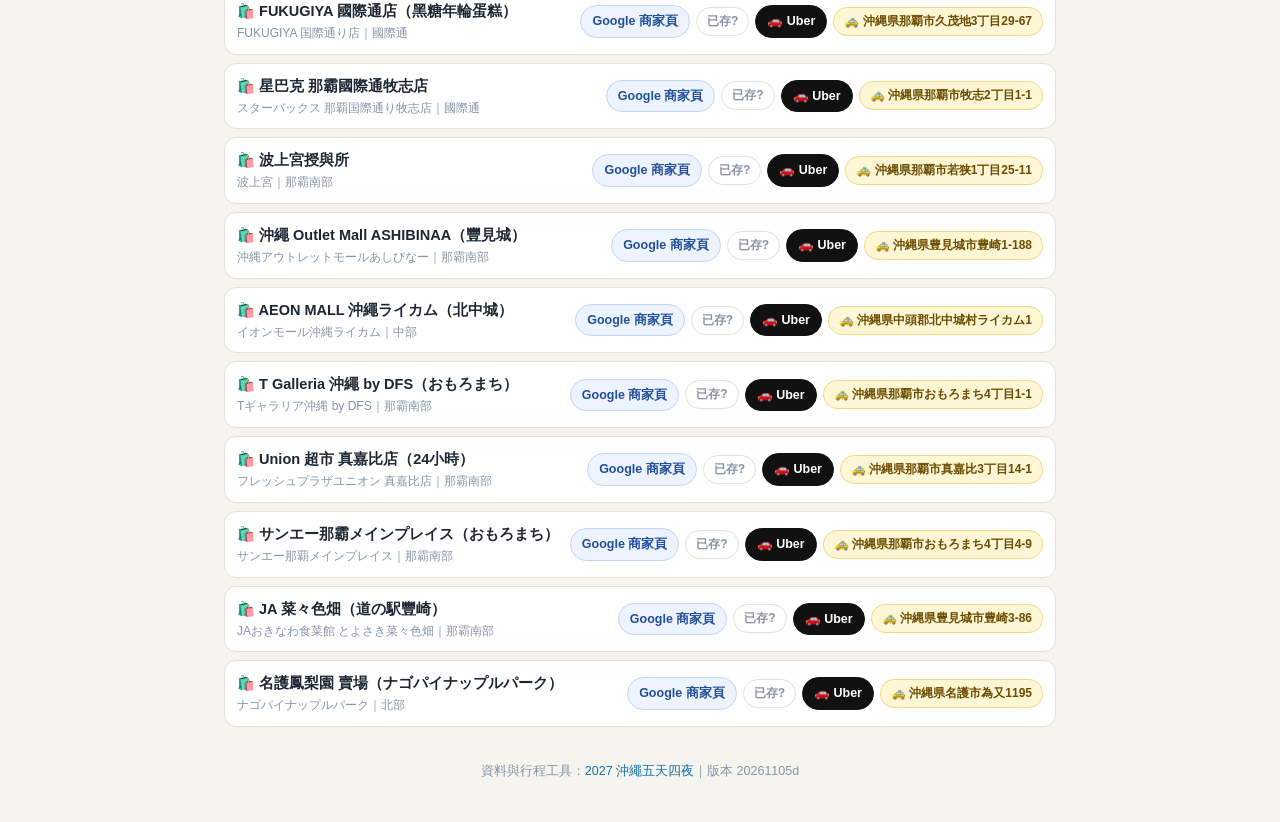
<file: savelist.html>
<!DOCTYPE html>
<html lang="zh-Hant">
<head>
<meta charset="UTF-8">
<meta name="viewport" content="width=device-width, initial-scale=1.0, viewport-fit=cover">
<meta http-equiv="Cache-Control" content="no-cache, no-store, must-revalidate">
<meta http-equiv="Pragma" content="no-cache">
<meta http-equiv="Expires" content="0">
<title>存進 Google 地圖｜2027 沖繩五天四夜</title>
<link rel="icon" href="data:image/svg+xml,<svg xmlns=%22http://www.w3.org/2000/svg%22 viewBox=%220 0 100 100%22><text y=%22.9em%22 font-size=%2290%22>📍</text></svg>">
<style>
:root{--bg:#f6f4ef;--card:#fff;--ink:#1d2733;--ink2:#55637a;--ink3:#8794a8;--line:#e6e1d6;--ocean:#1273a8;--deep:#0d3a5c;--ok:#1f9d63;--sun:#f5a623}
*{box-sizing:border-box;margin:0;padding:0}
body{font-family:"Noto Sans TC","PingFang TC","Microsoft JhengHei",-apple-system,sans-serif;background:var(--bg);color:var(--ink);line-height:1.65;font-size:15px}
.wrap{max-width:860px;margin:0 auto;padding:0 14px}
a{color:var(--ocean);text-decoration:none}
button{font-family:inherit;cursor:pointer}
header{background:linear-gradient(152deg,#0d3a5c 0%,#1273a8 48%,#2fa3c9 82%,#d76c8e 100%);color:#fff;padding:22px 0 18px}
header .back{color:#cfe4ff;font-size:13px}
header h1{font-size:21px;margin:6px 0 2px}
header .sub{font-size:13px;opacity:.94}
.ctl{position:sticky;top:0;z-index:20;background:var(--bg);border-bottom:1px solid var(--line);padding:10px 0}
.ctl .row{display:flex;gap:8px;flex-wrap:wrap;align-items:center}
.seg{display:flex;border:1.5px solid var(--line);border-radius:999px;overflow:hidden;background:#fff}
.seg button{border:none;background:none;padding:7px 14px;font-size:13.5px;font-weight:700;color:var(--ink2)}
.seg button.on{background:var(--ocean);color:#fff}
#q{flex:1;min-width:140px;border:1.5px solid var(--line);border-radius:999px;padding:7px 14px;font-size:14px;outline:none;background:#fff}
#q:focus{border-color:var(--ocean)}
.prog{font-size:12.5px;color:var(--ink2);width:100%;display:flex;gap:14px;flex-wrap:wrap}
.prog b{color:var(--ink)}
details{background:var(--card);border:1px solid var(--line);border-radius:14px;margin:12px 0;box-shadow:0 2px 10px rgba(29,39,51,.06)}
details summary{cursor:pointer;list-style:none;padding:12px 15px;font-weight:800;font-size:14.5px}
details summary::-webkit-details-marker{display:none}
details summary::after{content:'▾';float:right;color:var(--ink3);transition:.15s}
details[open] summary::after{transform:rotate(180deg)}
details .bd{padding:0 15px 13px;font-size:13.5px;color:var(--ink2)}
details .bd ol{padding-left:20px;margin:6px 0}
details .bd li{margin:3px 0}
.csvbtns{display:flex;gap:8px;flex-wrap:wrap;margin:8px 0 4px}
.csvbtns button{border:1.5px solid var(--ocean);background:#f2f9ff;color:var(--deep);border-radius:999px;padding:7px 14px;font-size:13px;font-weight:700}
.csvbtns button:active{background:var(--ocean);color:#fff}
.tip{background:#fff8ea;border:1px dashed #e3c98a;border-radius:10px;padding:8px 11px;font-size:12.8px;color:#7a5c14;margin-top:8px}
h2.sec{font-size:16px;margin:18px 0 8px;display:flex;align-items:center;gap:8px}
h2.sec small{font-weight:400;color:var(--ink3);font-size:12.5px}
.it{background:var(--card);border:1px solid var(--line);border-radius:12px;padding:10px 12px;margin-bottom:8px;display:flex;gap:10px;align-items:center;flex-wrap:wrap}
.it.done{opacity:.5}
.it .nm{flex:1;min-width:180px}
.it .nm b{font-size:14.5px}
.it .nm .jp{display:block;font-size:12px;color:var(--ink3)}
.it .btns{display:flex;gap:6px;align-items:center;flex-wrap:wrap}
.it a.go{font-size:12.5px;font-weight:700;border-radius:999px;padding:5px 11px;white-space:nowrap}
.it a.gg{background:#eef4ff;color:#23509b;border:1px solid #c3d6f5}
.it a.ub{background:#111;color:#fff;border:1px solid #111}
.it .ck{font-size:12px;font-weight:700;border-radius:999px;padding:5px 10px;border:1.5px solid var(--line);background:#fff;color:var(--ink3);white-space:nowrap}
.it .ck.on{background:var(--ok);border-color:var(--ok);color:#fff}
.it .ck.ad{background:#fff6d6;border-color:#efd98a;color:#6b4d00;white-space:normal;text-align:left;border-radius:14px}
.it .ck.ad.on{background:#d99a00;border-color:#d99a00;color:#fff}
.empty{color:var(--ink3);text-align:center;padding:26px 0;font-size:13.5px}
footer{padding:26px 0 40px;text-align:center;font-size:12.5px;color:var(--ink3)}
@media print{.ctl,.btns{display:none}}
</style>
</head>
<body>
<header><div class="wrap">
  <a class="back" href="index.html">← 回行程規劃</a>
  <h1>📍 把店存進自己的 Google 地圖</h1>
  <div class="sub">Google 不開放清單匯入——想「點開地標就看到完整商家資訊」，就用下面的清單逐家一鍵開商家頁按儲存、存好打勾追進度；My Maps 匯入檔則是一次全上的總覽圖。所有連結都用 Google 店家代號直達，座標與日文地址已逐一核對。</div>
</div></header>

<div class="ctl"><div class="wrap"><div class="row">
  <div class="seg" id="scopeSeg">
    <button data-sc="mine">我的行程</button>
    <button data-sc="all">全部</button>
  </div>
  <input id="q" type="search" placeholder="搜店名／日文／區域…" autocomplete="off">
  <div class="prog" id="prog"></div>
</div></div></div>

<div class="wrap">
  <details open id="gBox">
    <summary>📗 A. 存進 Google「清單」——點開地標＝完整商家頁（推薦）</summary>
    <div class="bd">
      <ol>
        <li>Google 地圖 App →「<b>已儲存</b>」→「<b>＋ 新清單</b>」取名「沖繩」（只做一次；想和家人共用就把清單設成「共用」並邀請旅伴）。</li>
        <li>點下面每家的藍色「<b>Google</b>」鈕 → 直接開到那家的商家頁（照片、評論、營業時間、電話）→ 按「<b>儲存</b>」→ 選「沖繩」。</li>
        <li>回來按「<b>已存?</b>」打勾記進度，下次接著存。</li>
      </ol>
      <div class="tip">💡 Google 沒有開放清單匯入（沒有 API、也不吃 CSV），整批塞進清單做不到——「開頁 → 儲存」是最快的路，一家大約 3 秒；先切「我的行程」範圍就只需要存會去的那幾家。</div>
    </div>
  </details>
  <details id="mBox">
    <summary>🗺️ B. My Maps 全圖總覽——一次匯入看動線</summary>
    <div class="bd">
      <div class="csvbtns">
        <button data-csv="one">⬇ 全部地點・一檔全包</button>
        <button data-csv="spot">⬇ 景點＋住宿</button>
        <button data-csv="food">⬇ 美食</button>
        <button data-csv="store">⬇ 購物門市</button>
      </div>
      <ol>
        <li><a href="https://mymaps.google.com" target="_blank" rel="noopener">mymaps.google.com</a> →「建立新地圖」→ 圖層「匯入」→ 選剛下載的 CSV；位置欄勾「<b>緯度</b>」＋「<b>經度</b>」，標題選「<b>名稱</b>」。</li>
        <li>一檔全包：樣式改「<b>依資料欄設定樣式：類型</b>」自動分三色；分三檔下載（吃上方範圍切換）＝三個圖層可各自換色。</li>
        <li>釘子的資料卡裡有「<b>Google商家頁</b>」連結與<b>日文地址</b>——點了直接跳到完整商家資訊。</li>
        <li>手機 Google 地圖 App →「已儲存」→ 最下面「地圖」就能開啟這張圖。</li>
      </ol>
      <div class="tip">💡 My Maps 的釘子是「座標點」，點開只有資料卡、不會出現在星號收藏清單——它適合當「一張圖看全部動線」的總覽；要搜尋時看得到、點開有完整資訊，請用上面的 A 清單存法。</div>
    </div>
  </details>

  <div id="list"></div>
</div>

<footer>資料與行程工具：<a href="index.html">2027 沖繩五天四夜</a>｜版本 <span id="ver"></span></footer>

<script src="assets/data.js?v=20261105d"></script>
<script>
(function () {
  'use strict';
  const $ = s => document.querySelector(s);
  const esc = s => String(s == null ? '' : s).replace(/[&<>"']/g, c => ({ '&': '&amp;', '<': '&lt;', '>': '&gt;', '"': '&quot;', "'": '&#39;' }[c]));
  $('#ver').textContent = CONFIG.build;

  const gplace = (q, pid) => 'https://www.google.com/maps/search/?api=1&query=' + encodeURIComponent(q) + (pid ? '&query_place_id=' + encodeURIComponent(pid) : '');
  const uber = r => 'https://m.uber.com/ul/?action=setPickup&pickup=my_location&dropoff[latitude]=' + r.lat + '&dropoff[longitude]=' + r.lng +
    '&dropoff[nickname]=' + encodeURIComponent(r.jp || r.name) + (r.addr ? '&dropoff[formatted_address]=' + encodeURIComponent(r.addr) : '');
  const clTxt = c => (CLUSTERS[c] && CLUSTERS[c].short) || '';
  const zoneCl = z => (ZONES[z] && clTxt(ZONES[z].cluster)) || '';

  /* ── 資料整理：三個分區（景點＋住宿／美食／購物門市）── */
  const usp = new URLSearchParams(location.search);
  let myHotel = usp.get('ht');
  if (!myHotel || !HOTELS[myHotel]) { try { myHotel = localStorage.getItem('oki_hotel_v1'); } catch (e) {} }
  if (!myHotel || !HOTELS[myHotel]) myHotel = 'collective';

  const rows = [];
  Object.entries(HOTELS).forEach(([k, h]) => {
    const L = h.links || {};
    rows.push({ key: 'h:' + k, sec: 'spot', icon: '🏨', name: h.name, jp: L.g || '', area: h.area || '', lat: h.lat, lng: h.lng,
      cat: '住宿', zone: zoneCl(h.zone), g: L.g || h.name, gpid: L.gpid || '', addr: L.addr || '', tel: L.tel || '',
      note: (k === myHotel ? '住宿基地｜' : '住宿候選｜') + (h.tag || '') });
  });
  SPOTS.forEach(s => {
    const m = META[s.id] || {}, L = s.links || {};
    rows.push({ key: s.id, sec: 'spot', icon: '🗼', name: s.name, jp: s.jp || '', area: clTxt(s.cluster), lat: m.lat, lng: m.lng,
      cat: '景點', zone: clTxt(s.cluster), g: L.g || s.jp || s.name, gpid: L.gpid || '', addr: L.addr || '', tel: L.tel || '',
      note: (s.price ? s.price + '｜' : '') + (s.desc || '').slice(0, 60) });
  });
  FOODS.forEach(f => {
    const m = META[f.id] || {}, L = f.links || {};
    const fc = FOOD_CATS[f.cat] || {};
    rows.push({ key: f.id, sec: 'food', icon: fc.icon || '🍜', name: f.name, jp: f.jp || '', area: f.area || clTxt(f.cluster), lat: m.lat, lng: m.lng,
      cat: fc.label || '美食', zone: clTxt(f.cluster), g: L.g || f.jp || f.name, gpid: L.gpid || '', addr: L.addr || '', tel: L.tel || '',
      note: (f.price ? f.price + '｜' : '') + (f.order || f.desc || '').slice(0, 80) });
  });
  Object.entries(STORES).forEach(([k, s]) => {
    if (k === 'cvs') return; // 泛稱超商不放地圖
    const L = s.links || {};
    rows.push({ key: 'st:' + k, sec: 'store', icon: '🛍️', name: s.name, jp: L.g || '', area: zoneCl(s.zone), lat: s.lat, lng: s.lng,
      cat: '購物門市', zone: zoneCl(s.zone), g: L.g || s.name, gpid: L.gpid || '', addr: L.addr || '', tel: L.tel || '',
      note: (s.note || '').slice(0, 70) });
  });

  /* ── 「我的行程」範圍：勾選（?s= 或 localStorage）＋由勾選商品推出的門市＋住宿基地 ── */
  function mineKeys() {
    let sel = [];
    if (usp.get('s')) sel = usp.get('s').split('.').filter(Boolean);
    else { try { sel = JSON.parse(localStorage.getItem('oki_sel_v2') || '[]') || []; } catch (e) {} }
    const ks = new Set(['h:' + myHotel]);
    const stores = new Set();
    sel.forEach(id => {
      if (/^[sf]\d/.test(id)) ks.add(id);
      else if (META[id] && META[id].store) stores.add(META[id].store);
    });
    try {
      const sp = JSON.parse(localStorage.getItem('oki_stpin_v1') || '{}') || {};
      Object.keys(sp).forEach(k => stores.add(k));
    } catch (e) {}
    stores.forEach(k => ks.add('st:' + k));
    return { ks, selCount: sel.length };
  }

  /* ── 進度（打勾）── */
  let done = {};
  try { done = JSON.parse(localStorage.getItem('oki_maps_done_v1') || '{}') || {}; } catch (e) {}
  const saveDone = () => { try { localStorage.setItem('oki_maps_done_v1', JSON.stringify(done)); } catch (e) {} };

  /* ── 畫面 ── */
  const SECS = [['spot', '🗼 景點＋住宿'], ['food', '🍜 美食'], ['store', '🛍️ 購物門市']];
  let scope = 'mine', q = '';
  const mine = mineKeys();
  if (!mine.selCount) scope = 'all';

  function visible() {
    let list = rows;
    if (scope === 'mine') list = rows.filter(r => mine.ks.has(r.key));
    if (q) { const s = q.toLowerCase(); list = list.filter(r => (r.name + r.jp + r.area + r.addr).toLowerCase().includes(s)); }
    return list;
  }

  function render() {
    document.querySelectorAll('#scopeSeg button').forEach(b => b.classList.toggle('on', b.dataset.sc === scope));
    const list = visible();
    let html = '';
    SECS.forEach(([sec, label]) => {
      const part = list.filter(r => r.sec === sec);
      if (!part.length) return;
      html += `<h2 class="sec">${label} <small>${part.length} 個</small></h2>`;
      part.forEach(r => {
        const d = done[r.key] || {};
        html += `<div class="it ${d.g ? 'done' : ''}" data-key="${esc(r.key)}">
          <div class="nm"><b>${r.icon} ${esc(r.name)}</b><span class="jp">${esc(r.jp)}${r.area ? '｜' + esc(r.area) : ''}</span></div>
          <div class="btns">
            <a class="go gg" href="${esc(gplace(r.g + (r.addr ? ' ' + r.addr : ''), r.gpid))}" target="_blank" rel="noopener">Google 商家頁</a>
            <button class="ck ${d.g ? 'on' : ''}" data-ck="g">${d.g ? '✓ 已存' : '已存?'}</button>
            ${r.lat ? `<a class="go ub" href="${esc(uber(r))}" target="_blank" rel="noopener">🚗 Uber</a>` : ''}
            ${r.addr ? `<button class="ck ad" data-addr="${esc(r.addr)}" title="複製日文地址，貼到 GO／DiDi／Uber 目的地或拿給司機看">🚕 ${esc(r.addr)}</button>` : ''}
          </div></div>`;
      });
    });
    $('#list').innerHTML = html || '<div class="empty">這個範圍沒有項目——切到「全部」看看，或換個關鍵字</div>';
    const gD = list.filter(r => (done[r.key] || {}).g).length;
    $('#prog').innerHTML = `<span>🔵 Google 已存 <b>${gD}</b>/${list.length}</span>` +
      (scope === 'mine' ? `<span style="margin-left:auto">依你目前的勾選（${mine.selCount} 項）＋住宿基地</span>` : `<span style="margin-left:auto">全部 ${rows.length} 個地點</span>`);
  }

  $('#list').addEventListener('click', e => {
    const ab = e.target.closest('button[data-addr]');
    if (ab) { // 日文地址一鍵複製（叫車用）
      const addr = ab.dataset.addr, old = ab.innerHTML;
      const ok = () => { ab.innerHTML = '✅ 地址已複製'; ab.classList.add('on'); setTimeout(() => { ab.innerHTML = old; ab.classList.remove('on'); }, 2200); };
      const fb = () => { const ta = document.createElement('textarea'); ta.value = addr; ta.style.position = 'fixed'; ta.style.opacity = '0'; document.body.appendChild(ta); ta.select(); try { document.execCommand('copy'); ok(); } catch (x) { alert('複製失敗，請手動長按選取'); } document.body.removeChild(ta); };
      if (navigator.clipboard && navigator.clipboard.writeText) navigator.clipboard.writeText(addr).then(ok).catch(fb); else fb();
      return;
    }
    const b = e.target.closest('button[data-ck]');
    if (!b) return;
    const key = b.closest('.it').dataset.key, which = b.dataset.ck;
    done[key] = done[key] || {};
    done[key][which] = done[key][which] ? 0 : 1;
    saveDone(); render();
  });
  $('#scopeSeg').addEventListener('click', e => {
    const b = e.target.closest('button[data-sc]');
    if (!b) return;
    scope = b.dataset.sc; render();
  });
  $('#q').addEventListener('input', e => { q = e.target.value.trim(); render(); });

  /* ── My Maps CSV 匯出 ──
     My Maps 的匯入器很挑：標題列不能帶引號（會把引號算進欄名、判成非法字元），
     也不需要 BOM——所以標題列一律裸寫，資料格只在含逗號／引號／換行時才加引號 */
  const CSVH = '名稱,日文名,緯度,經度,類型,分類,區域,備註,日文地址,電話,Google商家頁';
  const SEC_LABEL = { spot: '景點・住宿', food: '美食', store: '購物門市' };
  const cell = v => {
    const s = String(v == null ? '' : v);
    return /[",\n\r]/.test(s) ? '"' + s.replace(/"/g, '""') + '"' : s;
  };
  document.querySelectorAll('[data-csv]').forEach(btn => btn.addEventListener('click', () => {
    const sec = btn.dataset.csv;
    // 「一檔全包」固定匯出全部地點，不受上方範圍與搜尋影響
    const part = sec === 'one'
      ? rows.filter(r => r.lat && r.lng)
      : visible().filter(r => r.sec === sec && r.lat && r.lng);
    if (!part.length) { alert('目前範圍裡沒有這一類的項目，先切到「全部」再匯出'); return; }
    const lines = [CSVH];
    part.forEach(r => lines.push([r.name, r.jp, r.lat, r.lng, SEC_LABEL[r.sec], r.cat, r.zone, r.note, r.addr, r.tel,
      gplace(r.g + (r.addr ? ' ' + r.addr : ''), r.gpid)].map(cell).join(',')));
    const blob = new Blob([lines.join('\r\n')], { type: 'text/csv;charset=utf-8' });
    const a = document.createElement('a');
    a.href = URL.createObjectURL(blob);
    a.download = sec === 'one'
      ? `沖繩MyMaps匯入-全部${part.length}點一檔全包.csv`
      : `沖繩MyMaps匯入-${{ spot: '景點與住宿', food: '美食', store: '購物門市' }[sec]}-${scope === 'mine' ? '我的行程' : '全部'}${part.length}個.csv`;
    document.body.appendChild(a); a.click();
    setTimeout(() => { URL.revokeObjectURL(a.href); a.remove(); }, 800);
  }));

  render();
})();
</script>
</body>
</html>
</file>
<file: assets/style.css>
/* ============================================================
   2027 沖繩五天四夜 — 樣式
   （沿用釜山版設計系統，Hero 改為冬櫻×海洋漸層）
   ============================================================ */
:root {
  --bg: #f6f4ef;
  --card: #ffffff;
  --ink: #1d2733;
  --ink-2: #55637a;
  --ink-3: #8794a8;
  --line: #e6e1d6;
  --ocean: #1f5fbf;
  --ocean-deep: #10386e;
  --coral: #ff6b5e;
  --sun: #f5a623;
  --ok: #1f9d63;
  --warn: #d24545;
  --radius: 16px;
  --shadow: 0 2px 10px rgba(29, 39, 51, .07);
}
* { box-sizing: border-box; margin: 0; padding: 0; }
html { -webkit-text-size-adjust: 100%; }
body {
  font-family: "Noto Sans TC", "PingFang TC", "Microsoft JhengHei", -apple-system, sans-serif;
  background: var(--bg); color: var(--ink);
  line-height: 1.65; font-size: 15px;
}
a { color: var(--ocean); text-decoration: none; }
a:hover { text-decoration: underline; }
button { font-family: inherit; cursor: pointer; }
small { color: var(--ink-3); font-weight: 400; }

.wrap { max-width: 1080px; margin: 0 auto; padding: 0 14px; }

/* ── Hero ───────────────────────── */
.hero {
  background: linear-gradient(152deg, #0d3a5c 0%, #1273a8 48%, #2fa3c9 82%, #d76c8e 100%);
  color: #fff; padding: 34px 0 26px; position: relative; overflow: hidden;
}
.hero::after {
  content: ''; position: absolute; inset: auto -10% -55% -10%; height: 90px;
  background: radial-gradient(60% 100% at 50% 0, rgba(255,255,255,.16), transparent 70%);
}
.hero h1 { font-size: 26px; letter-spacing: 1px; margin-bottom: 4px; }
.hero .sub { opacity: .92; font-size: 14px; margin-bottom: 16px; }
.hero .howto {
  background: rgba(255,255,255,.14); border: 1px dashed rgba(255,255,255,.45);
  border-radius: 12px; padding: 10px 14px; font-size: 14px; margin-bottom: 14px;
}
.hero .howto b { color: #ffe08a; }
.info-cards { display: grid; grid-template-columns: repeat(auto-fit, minmax(215px, 1fr)); gap: 10px; }
.ic {
  background: rgba(255,255,255,.12); border: 1px solid rgba(255,255,255,.22);
  border-radius: 12px; padding: 10px 13px; font-size: 13px; backdrop-filter: blur(4px);
}
.ic .ic-t { font-weight: 700; font-size: 13px; color: #ffe08a; margin-bottom: 2px; }
.ic a { color: #cfe4ff; text-decoration: underline; }
.holiday-banner {
  margin-top: 12px; background: rgba(255, 224, 138, .18); border: 1px solid rgba(255, 224, 138, .5);
  border-radius: 12px; padding: 9px 13px; font-size: 13px; color: #fff7e0;
}

/* ── 航班時間輸入欄位（Hero 卡片為深色底、結果頁摘要卡為白底） ── */
.fl-in {
  font: inherit; font-size: 13px; font-weight: 700; width: 92px;
  padding: 2px 6px; margin: 1px 2px; border-radius: 7px;
  border: 1px solid rgba(255,255,255,.55); background: rgba(255,255,255,.16);
  color: #fff; color-scheme: dark; cursor: pointer;
}
.fl-in:focus { outline: 2px solid #ffe08a; outline-offset: 1px; }
.ic label { white-space: nowrap; }
.fl-in.num { width: 64px; text-align: center; }
.fl-sel {
  font: inherit; font-size: 13px; font-weight: 700; max-width: 100%;
  padding: 2px 6px; margin: 1px 2px; border-radius: 7px; cursor: pointer;
  border: 1px solid rgba(255,255,255,.55); background: rgba(255,255,255,.16); color: #fff;
}
.fl-sel option { color: #1d2733; background: #fff; }
.fl-sel:focus { outline: 2px solid #ffe08a; outline-offset: 1px; }
.ic .hotel-pick { font-size: 12px; opacity: .92; line-height: 1.55; display: inline-block; margin-top: 2px; }
.sc .fl-in {
  border-color: #d1d5db; background: #fff; color: var(--ink); color-scheme: light;
}
.sc .fl-sel { border-color: #d1d5db; background: #fff; color: var(--ink); }

/* ── Tabs / Chips ───────────────── */
.controls { position: sticky; top: 0; z-index: 30; background: var(--bg); padding: 10px 0 8px; border-bottom: 1px solid var(--line); }
#tabs { display: flex; gap: 8px; margin-bottom: 8px; }
.tab {
  flex: 1; border: 1.5px solid var(--line); background: var(--card); border-radius: 999px;
  padding: 9px 8px; font-size: 14.5px; font-weight: 700; color: var(--ink-2); transition: .15s;
}
.tab.on { background: var(--ocean); border-color: var(--ocean); color: #fff; box-shadow: var(--shadow); }
#subchips, #regionchips { display: flex; gap: 6px; overflow-x: auto; padding-bottom: 4px; scrollbar-width: none; }
#subchips::-webkit-scrollbar, #regionchips::-webkit-scrollbar { display: none; }
/* 門市列：換行全顯示（預設前 8 間＋更多門市展開），不再橫向捲動 */
#storechips { display: flex; flex-wrap: wrap; gap: 6px; padding-bottom: 4px; margin-top: 6px; align-items: center; }
#storechips .sortlab { flex: none; }
.chip.stc.on { background: var(--ocean); border-color: var(--ocean); color: #fff; }
.chip.stc.more { border-style: dashed; color: var(--ocean); background: #f2f7ff; }

/* 篩選摺疊鈕：桌面隱藏（篩選列全展開）、手機顯示 */
#filterToggle { display: none; }

/* 關鍵字搜尋框 */
#searchrow {
  display: flex; align-items: center; gap: 8px; margin-bottom: 8px;
  background: var(--card); border: 1.5px solid var(--line); border-radius: 999px; padding: 8px 14px;
}
#searchrow:focus-within { border-color: var(--ocean); box-shadow: 0 0 0 3px rgba(31,95,191,.12); }
#searchrow .s-ico { flex: none; font-size: 14px; }
#searchBox { flex: 1; border: none; outline: none; background: transparent; font-family: inherit; font-size: 14.5px; color: var(--ink); min-width: 0; }
#searchBox::placeholder { color: var(--ink-3); }
.s-clear { flex: none; border: none; background: #eef1f6; border-radius: 999px; width: 24px; height: 24px; font-size: 12px; color: var(--ink-2); line-height: 1; }
.s-clear:hover { background: var(--warn); color: #fff; }
#regionchips { margin-top: 6px; }
.chip {
  white-space: nowrap; border: 1px solid var(--line); background: var(--card); color: var(--ink-2);
  border-radius: 999px; padding: 5px 12px; font-size: 13px; transition: .15s;
}
.chip.on { background: var(--ink); color: #fff; border-color: var(--ink); }
.chip.rg.on { background: var(--c, var(--ink)); border-color: var(--c, var(--ink)); }

/* ── 卡片 ───────────────────────── */
#grid { display: grid; grid-template-columns: repeat(auto-fill, minmax(300px, 1fr)); gap: 12px; padding: 16px 0 120px; }
.empty { grid-column: 1/-1; text-align: center; color: var(--ink-3); padding: 40px 0; }
.card {
  background: var(--card); border: 2px solid transparent; border-radius: var(--radius);
  padding: 14px 15px 12px; box-shadow: var(--shadow); cursor: pointer; transition: .16s;
  position: relative;
}
.card:hover { transform: translateY(-2px); box-shadow: 0 6px 18px rgba(29,39,51,.12); }
.card.on { border-color: var(--coral); background: #fff8f4; }
.card h3 { font-size: 16.5px; margin: 7px 0 2px; line-height: 1.4; }
.card h3 small { font-size: 12px; display: inline-block; }
.card .desc { font-size: 13px; color: var(--ink-2); margin: 6px 0 4px; }
.card-head { display: flex; flex-wrap: wrap; gap: 5px; align-items: center; }
.tick {
  margin-left: auto; font-size: 12.5px; font-weight: 700; color: var(--ink-3);
  border: 1.5px solid var(--line); padding: 3px 10px; border-radius: 999px; transition: .15s;
}
.card.on .tick { background: var(--coral); border-color: var(--coral); color: #fff; }
.badge {
  display: inline-block; font-size: 11.5px; font-weight: 700; padding: 2px 8px; border-radius: 999px;
  background: #eef1f6; color: var(--ink-2);
}
.badge.cluster { background: color-mix(in srgb, var(--c) 14%, #fff); color: var(--c); border: 1px solid color-mix(in srgb, var(--c) 40%, #fff); }
.badge.cat { background: #f2ecdf; color: #7a6633; }
.badge.tag { background: #e8f3ff; color: #1f5fbf; }
.badge.ok { background: #e6f6ee; color: var(--ok); }
.badge.note { background: #fff4e0; color: #a06b12; }
.badge.warn { background: #fdeaea; color: var(--warn); }
.badge.sug { background: #fff1d6; color: #9a6b00; border: 1px dashed #d9a94b; }
.badge.free { background: #e6f6ee; color: var(--ok); }
.meta { font-size: 13px; color: var(--ink); margin-top: 3px; font-weight: 600; }
.meta.sub { color: var(--ink-3); font-weight: 400; font-size: 12.5px; }
.links { display: flex; flex-wrap: wrap; gap: 4px 12px; margin-top: 8px; padding-top: 8px; border-top: 1px dashed var(--line); font-size: 13px; }

/* ── 底部固定列 ─────────────────── */
#bar {
  position: fixed; left: 0; right: 0; bottom: 0; z-index: 50;
  background: rgba(255,255,255,.96); backdrop-filter: blur(8px);
  border-top: 1px solid var(--line); box-shadow: 0 -4px 20px rgba(29,39,51,.10);
  padding: 10px 14px calc(10px + env(safe-area-inset-bottom));
  display: flex; flex-wrap: wrap; gap: 8px 14px; align-items: center; justify-content: space-between;
}
.bar-counts { display: flex; gap: 12px; font-size: 13.5px; color: var(--ink-2); flex-wrap: wrap; }
.cnt b { font-size: 16px; color: var(--ink); }
.cnt.ok { color: var(--ok); } .cnt.ok b { color: var(--ok); }
.cnt.opt i { font-style: normal; font-size: 11.5px; color: var(--ink-3); }
.bar-actions { display: flex; align-items: center; gap: 12px; margin-left: auto; }
.af { font-size: 12.5px; color: var(--ink-2); display: flex; align-items: center; gap: 4px; white-space: nowrap; }
.gen {
  background: linear-gradient(135deg, var(--coral), #ff8f5e); color: #fff; border: none;
  font-size: 15.5px; font-weight: 800; padding: 11px 22px; border-radius: 999px;
  box-shadow: 0 4px 14px rgba(255,107,94,.4); transition: .15s;
}
.gen:disabled { background: #cfd6e0; box-shadow: none; cursor: not-allowed; }
.gen:not(:disabled):hover { transform: translateY(-1px); }

/* ── 結果頁 ─────────────────────── */
#result { padding-bottom: 60px; }
.r-head { padding: 26px 0 6px; }
.r-head h1 { font-size: 24px; margin: 10px 0 2px; }
.r-sub { color: var(--ink-2); font-size: 14px; margin-bottom: 14px; }
.back {
  background: var(--card); border: 1.5px solid var(--line); border-radius: 999px;
  padding: 7px 16px; font-size: 13.5px; font-weight: 700; color: var(--ink-2);
}
.share-note { margin-top: 8px; font-size: 13px; color: var(--ocean); background: #e8f3ff; border-radius: 10px; padding: 7px 12px; display: inline-block; }
.summary-cards { display: grid; grid-template-columns: repeat(auto-fit, minmax(220px, 1fr)); gap: 10px; margin-bottom: 12px; }
.sc { background: var(--card); border-radius: 12px; box-shadow: var(--shadow); padding: 12px 14px; font-size: 13px; color: var(--ink-2); }
.sc .sc-t { font-weight: 800; color: var(--ink); margin-bottom: 3px; }
.sc.cost { background: linear-gradient(135deg, #10386e, #1f5fbf); color: #dbe9ff; }
.sc.cost .sc-t { color: #ffe08a; }
.sc.cost .big { font-size: 24px; font-weight: 800; color: #fff; }
.sc.cost .sub { font-size: 12px; opacity: .85; }
.ov-wrap { font-size: 13px; background: var(--card); border-radius: 12px; padding: 10px 14px; box-shadow: var(--shadow); margin-bottom: 12px; }
.ov { display: inline-block; margin: 2px 8px 2px 0; color: var(--ink-2); }
.ov.in { color: var(--ok); }
.ov.out { color: #a06b12; }
.r-actions { display: flex; flex-wrap: wrap; gap: 8px; margin: 4px 0 18px; }
.r-actions button {
  border: none; border-radius: 999px; padding: 10px 18px; font-size: 14px; font-weight: 700;
  background: var(--ink); color: #fff; box-shadow: var(--shadow); transition: .15s;
}
.r-actions button:nth-child(2) { background: var(--ocean); }
.r-actions button:nth-child(3) { background: var(--card); color: var(--ink); border: 1.5px solid var(--line); }
.r-actions button.done { background: var(--ok); }

.day { background: var(--card); border-radius: var(--radius); box-shadow: var(--shadow); padding: 18px; margin-bottom: 18px; border-top: 5px solid var(--c, var(--ocean)); }
.day-head { display: flex; gap: 14px; align-items: center; margin-bottom: 10px; flex-wrap: wrap; }
.day-swap { margin-left: auto; display: flex; align-items: center; gap: 6px; flex-wrap: wrap; }
.day-swap > span { font-size: 11.5px; color: var(--ink-3); white-space: nowrap; }
.day-swap button {
  border: 1px solid var(--line); background: #fff; color: var(--ink-2); cursor: pointer;
  border-radius: 999px; padding: 5px 11px; font-size: 12px; font-weight: 700; white-space: nowrap;
  display: inline-flex; align-items: center; gap: 5px; line-height: 1.2;
}
.day-swap button small { font-weight: 500; font-size: 11px; color: var(--ink-3); }
.day-swap button:hover { border-color: var(--c, var(--ocean)); color: var(--c, var(--ocean)); background: #f7fbff; }
.day-swap button:hover small { color: inherit; opacity: .75; }
@media (max-width: 640px) {
  .day-swap { margin-left: 0; width: 100%; }
  .day-swap button { padding: 7px 13px; }      /* 手機加大點擊面積 */
  .day-swap button small { display: none; }
}
@media print { .day-swap { display: none; } }
.day-no {
  background: var(--c, var(--ocean)); color: #fff; font-weight: 800; border-radius: 12px;
  padding: 8px 12px; font-size: 15px; white-space: nowrap;
}
.day-head h2 { font-size: 18px; line-height: 1.35; }
.day-cl { font-size: 12.5px; color: var(--ink-3); }
.tip { background: #f4f7fb; border-radius: 10px; padding: 8px 12px; font-size: 12.8px; color: var(--ink-2); margin: 8px 0; }
.tip.holiday { background: #fff7e0; color: #8a6200; }
.tip.customs { background: #fdeaea; color: #8c2f2f; }
.timeline { margin-top: 6px; }
.entry { display: flex; gap: 12px; padding: 11px 0; border-bottom: 1px dashed var(--line); }
.entry:last-child { border-bottom: none; }
.entry .t { min-width: 64px; text-align: center; }
.clock { display: block; font-weight: 800; font-size: 14.5px; color: var(--c, var(--ocean)); }
.slotlab { display: block; font-size: 11px; color: var(--ink-3); }
.entry.fixed .e-name { color: var(--ink-2); }
.e-name { font-weight: 700; font-size: 15px; }
.e-meta { font-size: 13px; color: var(--ink-2); margin-top: 2px; }
.e-meta.sub { color: var(--ink-3); font-size: 12.5px; }
.e-desc { font-size: 12.8px; color: var(--ink-2); margin-top: 3px; }
.e-body { flex: 1; }
.e-body .links { margin-top: 6px; padding-top: 6px; }
.backup { background: #faf7ef; border: 1px dashed #d9cfae; border-radius: 12px; padding: 10px 13px; font-size: 13px; margin-top: 10px; }
.bk-item { padding: 6px 0; border-bottom: 1px dashed var(--line); }
.bk-item:last-child { border-bottom: none; }
.bk-item .links { border-top: none; padding-top: 2px; margin-top: 2px; }

.shoplist { background: var(--card); border-radius: var(--radius); box-shadow: var(--shadow); padding: 18px; margin-bottom: 18px; border-top: 5px solid var(--sun); }
.shoplist h2 { font-size: 18px; margin-bottom: 6px; }
.shoplist .hint { font-size: 12.8px; color: var(--ink-2); background: #f4f7fb; border-radius: 10px; padding: 8px 12px; margin-bottom: 8px; }
.shop-group h3 { font-size: 14.5px; margin: 12px 0 4px; color: var(--ocean-deep); }
.shop-item { display: flex; flex-wrap: wrap; justify-content: space-between; gap: 4px 14px; padding: 8px 0; border-bottom: 1px dashed var(--line); font-size: 14px; }
.shop-item .links { border-top: none; padding-top: 2px; margin-top: 2px; }
.r-foot { margin-top: 4px; }

/* ── RWD ────────────────────────── */
@media (max-width: 640px) {
  .hero h1 { font-size: 22px; }
  #grid { grid-template-columns: 1fr; }
  .bar-actions { width: 100%; justify-content: space-between; margin-left: 0; }
  .entry .t { min-width: 54px; }
  .day { padding: 14px; }

  /* 手機：置頂區只留「搜尋＋分頁＋篩選鈕」，篩選列收進抽屜 */
  .tab { font-size: 13px; padding: 8px 4px; white-space: nowrap; }
  #filterToggle {
    display: block; width: 100%; margin-top: 8px;
    border: 1.5px solid var(--line); background: var(--card); border-radius: 999px;
    padding: 8px 12px; font-size: 13.5px; font-weight: 700; color: var(--ink-2); text-align: center;
  }
  .controls.fopen #filterToggle { background: var(--ink); border-color: var(--ink); color: #fff; }
  #filterwrap { display: none; }
  .controls.fopen #filterwrap { display: block; padding-top: 4px; }

  /* 手機：門市列恢復單行手指滑動（觸控滑動很順，不佔畫面） */
  #storechips { flex-wrap: nowrap; overflow-x: auto; scrollbar-width: none; }
  #storechips::-webkit-scrollbar { display: none; }
  #searchrow { padding: 7px 12px; }
}

/* ── v3：排序列 ─────────────────── */
#sortrow { display: flex; align-items: center; gap: 6px; overflow-x: auto; margin-top: 6px; padding-bottom: 2px; scrollbar-width: none; }
#sortrow::-webkit-scrollbar { display: none; }
.sortlab { font-size: 12px; color: var(--ink-3); white-space: nowrap; }
.chip.sort.on { background: var(--ocean); border-color: var(--ocean); color: #fff; }

/* ── v4：工具列（智慧推薦／全部清除／草稿） ── */
#toolrow { display: flex; gap: 8px; flex-wrap: wrap; margin-top: 8px; }
.tool {
  border: 1.5px solid var(--line); background: var(--card); color: var(--ink);
  border-radius: 999px; padding: 7px 14px; font-size: 13.5px; font-weight: 700; transition: .15s;
}
.tool:hover:not(:disabled) { transform: translateY(-1px); box-shadow: var(--shadow); }
.tool.go { background: linear-gradient(135deg, #1f9d63, #35bd80); border-color: transparent; color: #fff; }
.tool.on { background: var(--ink); border-color: var(--ink); color: #fff; }
.tool:disabled { opacity: .45; cursor: not-allowed; }

/* ── v4：同品牌分店提示 ───────────── */
.branchline { color: #1f7fc4 !important; background: #eef6fd; border-radius: 8px; padding: 3px 8px; margin-top: 4px; }
.warnline { color: #8a6200; background: #fff7e0; border-radius: 8px; padding: 3px 8px; margin-top: 4px; font-size: 12.3px; }

/* ── v4：行程草稿面板 ─────────────── */
#draftpanel { margin-top: 12px; }
.draft-wrap { background: var(--card); border-radius: var(--radius); box-shadow: var(--shadow); padding: 12px 14px; border-left: 4px solid var(--ocean); }
.draft-head { display: flex; align-items: center; gap: 10px; flex-wrap: wrap; margin-bottom: 6px; }
.d-hint { font-size: 11.5px; color: var(--ink-3); flex: 1 1 240px; }
.draft { display: flex; align-items: center; gap: 10px; flex-wrap: wrap; padding: 9px 0; border-top: 1px dashed var(--line); }
.draft.on { background: #f2f8ff; border-radius: 10px; padding-left: 8px; padding-right: 8px; }
.d-main { flex: 1 1 220px; font-size: 14px; }
.d-main small { color: var(--ink-3); font-size: 11.5px; margin-left: 4px; }
.d-sum { font-size: 12.3px; color: var(--ink-2); margin-top: 2px; }
.d-act { display: flex; gap: 5px; flex-wrap: wrap; }
.d-empty { font-size: 12.8px; color: var(--ink-3); padding: 10px 0 4px; }
.mini {
  border: 1.5px solid var(--line); background: #fff; color: var(--ink-2);
  border-radius: 999px; padding: 4px 11px; font-size: 12.3px; font-weight: 700; transition: .15s;
}
.mini:hover { border-color: var(--ocean); color: var(--ocean); }
.mini.go { background: var(--ocean); border-color: var(--ocean); color: #fff; }
.mini.del:hover { border-color: var(--warn); color: var(--warn); }

/* ── v4：浮動提示 ───────────────── */
#toast {
  position: fixed; left: 50%; bottom: 96px; transform: translate(-50%, 14px);
  background: rgba(24, 33, 46, .95); color: #fff; font-size: 13.5px; font-weight: 600;
  padding: 11px 18px; border-radius: 12px; max-width: min(560px, calc(100vw - 28px));
  box-shadow: 0 8px 28px rgba(0,0,0,.28); z-index: 80; text-align: center;
  opacity: 0; pointer-events: none; transition: opacity .2s, transform .2s;
}
#toast.show { opacity: 1; transform: translate(-50%, 0); }

/* ── v3：時間軸交通／自由時間／回飯店列 ── */
.entry.trans, .entry.free { padding: 4px 0; border-bottom: none; }
.trans-body, .free-body { font-size: 12.5px; color: var(--ink-2); background: #eef4fb; border-radius: 9px; padding: 5px 10px; }
.trans-body b { color: var(--ocean-deep); font-weight: 700; }
.free-body { background: #eff8f1; color: #2c7a52; }
.clock.sm { display: block; font-size: 12.5px; font-weight: 700; color: var(--ink-3); }
.entry.hotelend .e-name { color: var(--ink-2); }
.stay { color: #8a6200; background: #fff4d6; border-radius: 999px; padding: 1px 8px; font-size: 11.5px; font-weight: 700; white-space: nowrap; }

/* ── v3：行程內採購站 ───────────── */
.entry.storestop .e-body { background: #fffaf0; border: 1px dashed #e3c98b; border-radius: 12px; padding: 9px 12px; }
.store-items { display: flex; flex-wrap: wrap; gap: 4px 8px; margin-top: 6px; }
.store-items span, .store-items button.pi { font-size: 12.5px; color: var(--ink-2); background: #fff; border: 1px solid var(--line); border-radius: 8px; padding: 2px 8px; }
.store-items button.pi { cursor: pointer; font-family: inherit; line-height: 1.5; transition: .12s; }
.store-items button.pi:hover { border-color: var(--ocean); color: var(--ocean); }
.store-items button.pi.on { background: var(--ocean); border-color: var(--ocean); color: #fff; }
.pi-panel { margin-top: 6px; }
.pi-card { background: #fff; border: 1px solid #cfe0f2; border-left: 4px solid var(--ocean); border-radius: 10px; padding: 9px 12px; font-size: 12.8px; line-height: 1.7; color: var(--ink-2); }
.pi-head { display: flex; flex-wrap: wrap; align-items: center; gap: 6px; font-size: 13.5px; color: var(--ink); }
.pi-price { color: #8a5a00; font-weight: 700; margin-top: 2px; }
.pi-buy { color: var(--ink-3); font-size: 12px; }
.pi-card .links { margin-top: 5px; }
@media print { .pi-panel { display: none !important; } .store-items button.pi { border-color: #ccc; color: #333; background: #fff; } }
.store-note { font-size: 12px; color: #a06b12; margin-top: 5px; }
.store-b { margin-top: 10px; padding-top: 8px; border-top: 1px dashed #e3c98b; }
.store-b:first-of-type { margin-top: 4px; padding-top: 0; border-top: none; }
.store-b > b { font-size: 14px; }

/* ── v3：版本列 ─────────────────── */
.ver-wrap { font-size: 13px; background: var(--card); border-radius: 12px; padding: 10px 14px; box-shadow: var(--shadow); margin-bottom: 12px; }
.ver { display: inline-flex; align-items: center; gap: 6px; margin: 3px 8px 3px 0; border: 1.5px solid var(--line); border-radius: 999px; padding: 4px 11px; cursor: pointer; color: var(--ink-2); background: #fff; transition: .15s; }
.ver small { color: var(--ink-3); font-size: 11px; }
.ver.on { border-color: var(--ocean); background: #e8f3ff; color: var(--ocean-deep); }
.ver .vx, .ver .vr { font-style: normal; font-size: 11px; color: var(--ink-3); padding: 0 2px; }
.ver .vx:hover { color: var(--warn); }
.ver .vr:hover { color: var(--ocean); }
.ver-hint { font-size: 11.5px; color: var(--ink-3); display: block; margin-top: 4px; }

/* ── v3：Google 試算表彈窗 ──────── */
.modal-mask { position: fixed; inset: 0; background: rgba(20, 28, 40, .5); z-index: 90; overflow: auto; padding: 16px; }
.modal { background: var(--card); max-width: 600px; margin: 6vh auto; border-radius: 16px; padding: 20px; position: relative; box-shadow: 0 12px 40px rgba(0, 0, 0, .25); }
.modal h3 { margin-bottom: 8px; }
.m-close { position: absolute; top: 12px; right: 14px; border: none; background: #eef1f6; border-radius: 999px; width: 30px; height: 30px; font-size: 14px; }
.m-hint { font-size: 13px; color: var(--ink-2); margin: 8px 0 6px; }
.m-btn { border: 1.5px solid var(--line); background: #fff; border-radius: 999px; padding: 8px 16px; font-size: 13.5px; font-weight: 700; color: var(--ink); margin-top: 4px; }
.m-btn.go { background: var(--ok); border-color: var(--ok); color: #fff; }
.m-btn.done { background: var(--ok); border-color: var(--ok); color: #fff; }
.m-row { display: flex; gap: 8px; flex-wrap: wrap; }
.modal input { width: 100%; border: 1.5px solid var(--line); border-radius: 10px; padding: 9px 12px; font-size: 13px; margin-top: 4px; font-family: inherit; }
.modal hr { border: none; border-top: 1px dashed var(--line); margin: 14px 0; }
.modal details { margin-top: 10px; font-size: 13px; }
.modal summary { cursor: pointer; font-weight: 700; color: var(--ocean-deep); }
.modal ol { padding-left: 20px; margin: 8px 0; color: var(--ink-2); font-size: 12.8px; }
.modal pre { background: #10233f; color: #cfe4ff; border-radius: 10px; padding: 12px; font-size: 11.5px; overflow-x: auto; margin: 6px 0; }
.gs-status { font-size: 13px; margin-top: 8px; color: var(--ink-2); min-height: 18px; }
.r-actions button.gsbtn { background: #1f9d63; }

/* ── 列印 ───────────────────────── */
@media print {
  body { background: #fff; font-size: 12px; }
  .no-print, #bar, .controls, #pick, .modal-mask, #draftpanel, #toast { display: none !important; }
  #result { display: block !important; }
  .day, .shoplist, .sc, .ov-wrap { box-shadow: none; border: 1px solid #ddd; break-inside: avoid; }
  .entry.trans, .entry.free, .entry.storestop { break-inside: avoid; }
  .links a { color: #1a4fa3; text-decoration: underline; }
  .hero { display: none; }
  .print-links { display: block; }
}
/* 列印／PDF 用短網址列：螢幕隱藏，列印與 PDF 版面才出現（純 ASCII，PDF 閱讀器會自動變成可點） */
.print-links { display: none; font: 9.5px/1.55 ui-monospace, Menlo, Consolas, monospace; color: #1a4fa3; word-break: break-all; margin-top: 3px; }
.print-links a { color: #1a4fa3; text-decoration: underline; }
/* PDF 版面（iPhone：Safari 分享→選項→PDF 走螢幕版面，不吃 @media print，所以把同一套規則掛在 body.pdfmode） */
body.pdfmode .no-print, body.pdfmode #bar, body.pdfmode .controls, body.pdfmode #toast, body.pdfmode .e-edit,
body.pdfmode .pi-panel, body.pdfmode .day-swap, body.pdfmode #updbar, body.pdfmode a.uber, body.pdfmode .hero { display: none !important; }
body.pdfmode .print-links { display: block; font-size: 10.5px; }
body.pdfmode .links a { text-decoration: underline; }
body.pdfmode .day, body.pdfmode .shoplist, body.pdfmode .sc, body.pdfmode .ov-wrap { box-shadow: none; border: 1px solid #ddd; }
#pdfExit { position: fixed; right: 12px; bottom: 14px; z-index: 70; background: #1d2733; color: #fff; border: none; border-radius: 999px; padding: 9px 14px; font-size: 13px; font-weight: 700; box-shadow: 0 4px 14px rgba(0,0,0,.25); }
@media print { #pdfExit { display: none; } }

/* ── v5：行程手動調整列 ───────────── */
.e-edit { display: flex; flex-wrap: wrap; align-items: center; gap: 5px; margin-top: 8px; padding-top: 7px; border-top: 1px dashed var(--line); }
.ed-lab { font-size: 11.5px; color: var(--ink-3); margin-right: 2px; }
.ed {
  border: 1.5px solid var(--line); background: #fff; color: var(--ink-2);
  border-radius: 999px; padding: 3px 10px; font-size: 12px; font-weight: 700; transition: .15s;
}
.ed:hover:not(:disabled) { border-color: var(--ocean); color: var(--ocean); }
.ed:disabled { opacity: .35; cursor: not-allowed; }
.ed.del:hover { border-color: var(--warn); color: var(--warn); }
.ed-sel {
  border: 1.5px solid var(--line); background: #fff; color: var(--ink-2); font-family: inherit;
  border-radius: 999px; padding: 3px 8px; font-size: 12px; font-weight: 700; cursor: pointer;
}
.ed-sel:focus { outline: none; border-color: var(--ocean); }
.ed-at { display: inline-flex; align-items: center; gap: 3px; font-size: 11.5px; color: var(--ink-3); }
.ed-time { font-family: inherit; font-size: 11.5px; padding: 2px 4px; border: 1px solid var(--line); border-radius: 7px; background: #fff; color: var(--ink); }
.ed-time:focus { outline: none; border-color: var(--ocean); }
.links a.bk { background: #fff1e8; border-color: #f0c9ad; color: #b4541b; font-weight: 700; }
.links a.bk:hover { background: #ffe4d2; border-color: #e08a4e; }
/* ── v6：出爐／場次提醒 ── */
.batchbox { margin-top: 7px; padding: 7px 11px; border-radius: 10px; font-size: 12.8px; line-height: 1.75; }
.batchbox.ok { background: #e9f7ef; border: 1px solid #bfe3cd; color: #1f6e43; }
.batchbox.warn { background: #fff6e5; border: 1px solid #f0d4a0; color: #8a5a10; }
.batchbox b { color: inherit; }
.bt-all { display: block; margin-top: 3px; font-size: 11.5px; opacity: .85; }

/* ── v6：站內分段時刻（藍線公園膠囊去＋海岸列車回） ── */
.planbox { margin-top: 9px; padding: 9px 11px; background: #f2f8ff; border: 1px solid #cfe0f6; border-left: 4px solid var(--ocean); border-radius: 10px; }
.pl-h { font-size: 12.5px; font-weight: 700; color: var(--ocean-deep); margin-bottom: 5px; }
.pl-row { display: flex; gap: 9px; padding: 4px 0; border-top: 1px dashed #d5e3f5; }
.pl-row:first-of-type { border-top: none; }
.pl-t { flex: 0 0 92px; font-variant-numeric: tabular-nums; font-size: 12.5px; font-weight: 700; color: var(--ocean-deep); }
.pl-b { flex: 1; font-size: 13px; line-height: 1.6; }
.pl-b i { font-style: normal; font-size: 11px; color: #7b8697; margin-left: 6px; }
.pl-b em { display: block; font-style: normal; font-size: 12px; color: var(--ink-3); }
.pl-end { margin-top: 6px; padding-top: 6px; border-top: 1px solid #cfe0f6; font-size: 12.5px; font-weight: 700; color: #1f7a52; }
.pl-note { margin-top: 4px; font-size: 12px; color: var(--ink-3); }
@media (max-width: 640px) { .pl-row { flex-direction: column; gap: 1px; } .pl-t { flex: none; } }

/* ── v6：電話一鍵複製（貼到 NAVER 地圖搜尋最準） ── */
.telbtn {
  display: inline-flex; align-items: center; gap: 4px;
  font-size: 12.5px; font-weight: 700; color: #1f6e43;
  background: #e9f7ef; border: 1px solid #bfe3cd; border-radius: 999px;
  padding: 1px 10px; line-height: 1.55; letter-spacing: .2px;
}
.telbtn em { font-style: normal; font-weight: 400; font-size: 11px; color: #4f8a68; }
.telbtn:hover { background: #d9f0e2; border-color: #8fcaa8; }
.telbtn.done { background: #1f9d63; border-color: #1f9d63; color: #fff; }
.telbtn.done em { color: #fff; }
/* 代理號碼：可撥打但不適合拿去搜尋，用灰階跟「一貼就中」的綠色區隔 */
.telbtn.soft { background: #f1f3f6; border-color: #d8dee7; color: #55606e; }
.telbtn.soft em { color: #8a94a2; }
.telbtn.soft:hover { background: #e6eaf0; border-color: #b9c2cf; }
.links a.nv { background: #eef4ff; border: 1px solid #c3d6f5; border-radius: 999px; padding: 1px 10px; font-weight: 700; color: #23509b; }
.links a.nv:hover { background: #dde9ff; border-color: #8fb3ea; text-decoration: none; }
@media print { .telbtn { border: none; padding: 0; } .telbtn em { display: none; } }
/* Google 店家頁直達（place id）：藍色膠囊，和一般文字連結區隔 */
.links a.gdir { background: #eef4ff; border: 1px solid #c3d6f5; border-radius: 999px; padding: 1px 10px; font-weight: 700; color: #23509b; }
.links a.gdir:hover { background: #dde9ff; border-color: #8fb3ea; text-decoration: none; }
/* ── 日文地址一鍵複製（叫車用，計程車黃） ── */
.addrbtn {
  display: inline-flex; align-items: center; flex-wrap: wrap; gap: 2px 5px; max-width: 100%;
  font-size: 12.5px; font-weight: 700; color: #6b4d00; text-align: left;
  background: #fff6d6; border: 1px solid #efd98a; border-radius: 14px;
  padding: 1px 10px; line-height: 1.55; letter-spacing: .2px; white-space: normal;
}
.addrbtn em { font-style: normal; font-weight: 400; font-size: 11px; color: #9a7a1c; white-space: nowrap; }
.addrbtn i { font-style: normal; font-weight: 500; font-size: 11.5px; color: #8a6d12; }
.addrbtn:hover { background: #ffedb0; border-color: #e2c25a; }
.addrbtn.done { background: #d99a00; border-color: #d99a00; color: #fff; }
.addrbtn.done em { color: #fff; }
/* Uber 深連結（黑底＝Uber 品牌色），飯店列與首頁卡片也會用到，所以不限定在 .links 裡 */
a.uber { display: inline-flex; align-items: center; gap: 4px; background: #111; color: #fff !important; border: 1px solid #111; border-radius: 999px; padding: 1px 10px; font-size: 12.5px; font-weight: 700; text-decoration: none !important; white-space: nowrap; }
a.uber:hover { background: #333; border-color: #333; }
.links-inline { display: flex; flex-wrap: wrap; gap: 4px 8px; align-items: center; margin-top: 5px; }
.ic .hero-addr { margin-top: 6px; }
/* 下車點／省時提醒：自成一行，接在地址鈕下面 */
.links .drop { flex-basis: 100%; font-size: 12.5px; line-height: 1.6; color: #6b4d00; background: #fffbea; border-left: 3px solid #efd98a; padding: 3px 8px; border-radius: 0 6px 6px 0; }
@media print { a.uber { display: none; } .addrbtn { border: none; padding: 0; background: none; } .addrbtn em { display: none; } }

/* ── 推薦點法（到店快速點餐） ── */
.orderbox {
  margin-top: 7px; padding: 8px 11px; border-radius: 10px;
  background: #fdf1e3; border: 1px solid #edd6b4; border-left: 4px solid var(--sun);
  font-size: 12.9px; line-height: 1.72; color: #6b4a12;
}
.orderbox b { color: #a35c00; }
.card .orderbox { font-size: 12.4px; padding: 7px 10px; margin: 7px 0 2px; }
/* 存地圖頁入口（結果頁工具列） */
.r-actions a.r-abtn {
  border-radius: 999px; padding: 10px 18px; font-size: 14px; font-weight: 700;
  background: #e8f9ef; color: #0b8a43; border: 1.5px solid #b5e6c8; box-shadow: var(--shadow);
}
.r-actions a.r-abtn:hover { text-decoration: none; background: #d8f3e3; }
.badge.pin { background: #e8f0ff; color: #2b5fa8; border: 1px solid #b9cef0; }
.r-actions button.rst { background: var(--sun); color: #4a3200; }
@media print { .e-edit { display: none !important; } }
.ov-wrap.edit-hint { background: #f2f8ff; border-left: 4px solid var(--ocean); font-size: 12.8px; color: var(--ink-2); }
.ov-wrap.edit-hint b { color: var(--ocean-deep); }
/* ── v5：備選一鍵排入 ───────────── */
.bk-item { display: flex; flex-wrap: wrap; align-items: center; gap: 6px 10px; }
.bk-main { flex: 1 1 240px; }
.bk-act { display: flex; flex-wrap: wrap; gap: 5px; }
.bk-act .ed.go { background: var(--ok); border-color: var(--ok); color: #fff; }
.bk-act .ed.go:hover { filter: brightness(1.08); }
.bk-none { font-size: 11.8px; color: var(--ink-3); }
/* ── v5：新版本提示 ─────────────── */
#updbar {
  position: fixed; left: 12px; right: 12px; top: 12px; z-index: 100;
  background: #10386e; color: #fff; border-radius: 12px; padding: 10px 14px;
  display: flex; align-items: center; justify-content: space-between; gap: 10px; flex-wrap: wrap;
  font-size: 13.5px; font-weight: 600; box-shadow: 0 8px 26px rgba(0,0,0,.3);
}
#updbar button {
  border: none; background: var(--sun); color: #4a3200; font-weight: 800;
  border-radius: 999px; padding: 7px 16px; font-size: 13.5px; white-space: nowrap;
}
@media print { #updbar { display: none !important; } }

/* ── v6：當日路線圖（地理示意 ＋ 比例路線條） ── */
.routemap {
  background: linear-gradient(160deg, #f7fbff, #eef4fb);
  border: 1px solid #dbe6f5; border-radius: 14px; padding: 11px 13px; margin: 10px 0;
}
.rt-head { display: flex; align-items: center; justify-content: space-between; gap: 8px; flex-wrap: wrap; margin-bottom: 9px; }
.rt-title { font-size: 13.5px; font-weight: 800; color: var(--ocean-deep); }
.rt-legend { display: flex; gap: 10px; font-size: 11px; color: var(--ink-3); }
.rt-body { display: flex; gap: 13px; align-items: flex-start; flex-wrap: wrap; }
.rt-svg {
  width: 200px; height: auto; flex: none;
  background: #fff; border-radius: 10px; border: 1px solid #e3ecf8;
}
.rt-no { font-size: 4px; font-weight: 800; text-anchor: middle; fill: var(--c, #1f5fbf); }
.rt-km { font-size: 3.4px; font-weight: 700; text-anchor: middle; fill: #64748b; }

/* 比例路線條：段落長度＝實際距離 */
.rt-strip { flex: 1 1 300px; min-width: 0; display: flex; align-items: center; flex-wrap: wrap; gap: 3px 0; }
.rt-node {
  display: inline-flex; flex-direction: column; align-items: center; gap: 1px; flex: none;
  background: #fff; border: 1.5px solid var(--c, var(--ocean)); border-radius: 10px;
  padding: 3px 7px; font-size: 11px; color: var(--ink); max-width: 96px; text-align: center;
  opacity: 0; animation: rtPop .3s ease forwards;
}
.rt-node b { font-size: 10px; font-weight: 800; color: var(--c, var(--ocean)); line-height: 1; }
.rt-node em { font-style: normal; font-size: 9.5px; color: var(--ink-3); }
.rt-node.hotel { border-color: var(--ink); font-size: 13px; padding: 5px 8px; opacity: 1; animation: none; }
.rt-seg {
  flex: 1 1 calc(var(--w, 1) * 5px); min-width: 34px; max-width: 130px;
  height: 16px; position: relative; display: flex; align-items: center; justify-content: center;
}
.rt-seg::before {
  content: ''; position: absolute; left: 0; right: 0; top: 50%; height: 2.5px;
  background: var(--col, #c9d2e0); border-radius: 2px; transform: translateY(-50%);
}
.rt-seg i {
  position: relative; font-style: normal; font-size: 9.5px; font-weight: 700;
  color: var(--col, var(--ink-3)); background: #f4f8fd; padding: 0 3px; border-radius: 4px;
  white-space: nowrap;
}

/* 路線依序畫出來 */
.rt-line { stroke-dasharray: 200; stroke-dashoffset: 200; animation: rtDraw .55s ease forwards; }
.rt-dot { opacity: 0; animation: rtPop .3s ease forwards; transform-box: fill-box; transform-origin: center; }
@keyframes rtDraw { to { stroke-dashoffset: 0; } }
@keyframes rtPop { from { opacity: 0; transform: scale(.7); } to { opacity: 1; transform: scale(1); } }
@media (prefers-reduced-motion: reduce) {
  .rt-line { stroke-dashoffset: 0; animation: none; }
  .rt-dot, .rt-node { opacity: 1; animation: none; }
}
@media (max-width: 640px) {
  .rt-body { gap: 10px; }
  .rt-svg { width: 100%; max-width: 320px; margin: 0 auto; }
  .rt-strip { flex-basis: 100%; }
  .rt-seg { min-width: 30px; max-width: 90px; }
  .rt-node { max-width: 84px; font-size: 10.5px; }
}
@media print {
  .routemap { background: #fff; break-inside: avoid; }
  .rt-line { stroke-dashoffset: 0; animation: none; }
  .rt-dot, .rt-node { opacity: 1; animation: none; }
}
/* ── v6：空檔建議 ─────────────────── */
.gap-fill { display: flex; flex-wrap: wrap; align-items: center; gap: 5px; margin-top: 7px; }
.gf-lab { font-size: 11.5px; color: #2c7a52; font-weight: 700; }
.gap-fill .ed.go { background: #fff; border-color: #7fc4a0; color: #1f7a52; }
.gap-fill .ed.go:hover { background: #1f9d63; border-color: #1f9d63; color: #fff; }
.gap-fill .ed em { font-style: normal; opacity: .7; margin-left: 4px; font-size: 10.5px; }

/* ── v7：排不進行程的門市（頂部集中面板） ── */
.unp-wrap { margin: 10px 0; padding: 11px 13px; background: #fff8ec; border: 1px solid #f0d9a8; border-left: 5px solid #e8a13a; border-radius: 12px; scroll-margin-top: 12px; }
.unp-head { font-size: 13.5px; color: #7a5410; margin-bottom: 8px; }
.unp-list { display: grid; grid-template-columns: repeat(auto-fill, minmax(280px, 1fr)); gap: 8px; }
.unp-card { background: #fff; border: 1px solid #eadfc4; border-radius: 10px; padding: 9px 11px; scroll-margin-top: 12px; }
.unp-name { font-size: 14px; font-weight: 700; color: var(--ink); }
.unp-hours { font-size: 11.5px; font-weight: 400; color: #8a94a2; margin-left: 4px; white-space: nowrap; }
.unp-why { font-size: 12.3px; color: #a3610e; margin-top: 3px; }
.unp-items { font-size: 12.3px; color: var(--ink-3); margin-top: 3px; }
.unp-act { display: flex; flex-wrap: wrap; align-items: center; gap: 6px; margin-top: 7px; padding-top: 7px; border-top: 1px dashed #eee3ca; }
.unp-jump { font-size: 12px; color: var(--ocean); white-space: nowrap; }
.tt-link { color: inherit; font-weight: 700; text-decoration: underline; text-underline-offset: 2px; }
.shop-group { scroll-margin-top: 12px; }

/* ── v7：可折疊區塊＋快速跳日列 ── */
/* 不用 CSS smooth：長距離片段跳轉會被瀏覽器靜默取消，跳轉改由 JS 接管 */
details.ov-wrap > summary, details.unp-wrap > summary {
  cursor: pointer; list-style: none; user-select: none; display: flex; flex-wrap: wrap; align-items: center; gap: 6px;
}
details.ov-wrap > summary::-webkit-details-marker, details.unp-wrap > summary::-webkit-details-marker { display: none; }
details.ov-wrap > summary::before, details.unp-wrap > summary::before {
  content: '▸'; font-size: 12px; color: var(--ink-3); transition: transform .15s; flex: none;
}
details[open].ov-wrap > summary::before, details[open].unp-wrap > summary::before { transform: rotate(90deg); }
.sum-hint { font-style: normal; font-size: 12px; color: var(--ink-3); font-weight: 400; }
details.unp-wrap .sum-hint { color: #a3610e; }
details.ov-wrap .ov-body, details.unp-wrap .unp-list { margin-top: 8px; }
details.unp-wrap > summary { margin-bottom: 0; }

.daynav {
  position: sticky; top: 0; z-index: 40;
  display: flex; align-items: center; gap: 6px; overflow-x: auto; scrollbar-width: none;
  background: rgba(246,244,239,.94); backdrop-filter: blur(6px);
  padding: 8px 2px; margin: 4px 0 10px; border-bottom: 1px solid var(--line);
}
.daynav::-webkit-scrollbar { display: none; }
.daynav .dn-lab { flex: none; font-size: 12px; color: var(--ink-3); }
.daynav a {
  flex: none; display: inline-flex; align-items: baseline; gap: 3px;
  border: 1.5px solid var(--line); background: var(--card); border-radius: 999px;
  padding: 4px 12px; font-size: 13px; font-weight: 700; color: var(--ink-2); white-space: nowrap;
}
.daynav a:hover { border-color: var(--ocean); color: var(--ocean); text-decoration: none; }
.daynav a i { font-style: normal; font-size: 11px; font-weight: 400; color: var(--ink-3); }
.daynav .dn-top { margin-left: auto; }
.day, .shoplist { scroll-margin-top: 56px; }
#rtop { scroll-margin-top: 0; }

/* ── v9：🤖 旅途小幫手（文字／語音問答） ── */
#helperFab {
  position: fixed; right: 14px; bottom: 76px; z-index: 75;
  border: none; border-radius: 999px; padding: 11px 16px; font-size: 14px; font-weight: 800;
  background: linear-gradient(135deg, #1273a8, #d76c8e); color: #fff; box-shadow: 0 6px 20px rgba(16,56,110,.35);
}
#helperFab.open { background: var(--ink); }
#helper {
  position: fixed; right: 10px; bottom: 10px; left: 10px; z-index: 76;
  max-width: 560px; margin-left: auto; max-height: 78vh; display: flex; flex-direction: column;
  background: var(--card); border: 1px solid var(--line); border-radius: 16px;
  box-shadow: 0 14px 40px rgba(16,56,110,.28); overflow: hidden;
}
#helper[hidden] { display: none; }
.hp-head { display: flex; align-items: center; gap: 6px; padding: 9px 10px; background: #0d3a5c; color: #fff; font-size: 14px; }
.hp-head b { flex: 1; }
.hp-head select { font-size: 12px; border-radius: 8px; border: none; padding: 3px 6px; max-width: 150px; }
.hp-head button { border: none; background: rgba(255,255,255,.14); color: #fff; border-radius: 8px; padding: 4px 8px; font-size: 14px; }
.hp-head button.on { background: var(--sun); color: #4a3200; }
.hp-set { padding: 10px 12px; background: #f2f7ff; border-bottom: 1px solid var(--line); font-size: 12.5px; }
.hp-set-row { display: flex; flex-wrap: wrap; gap: 8px 14px; align-items: center; margin-bottom: 6px; }
.hp-set-row label { display: inline-flex; align-items: center; gap: 6px; }
.hp-set-row input[type=password], .hp-set-row input[type=text] { width: 220px; max-width: 100%; border: 1px solid var(--line); border-radius: 8px; padding: 4px 8px; font-size: 13px; }
.hp-set-row select { border: 1px solid var(--line); border-radius: 8px; padding: 4px 6px; font-size: 12.5px; }
.hp-log { flex: 1; overflow-y: auto; padding: 10px 12px; display: flex; flex-direction: column; gap: 8px; min-height: 160px; -webkit-overflow-scrolling: touch; }
.hp-msg { max-width: 94%; border-radius: 12px; padding: 8px 11px; font-size: 13.5px; line-height: 1.6; }
.hp-msg.user { align-self: flex-end; background: #1273a8; color: #fff; }
.hp-msg.bot { align-self: flex-start; background: #f6f4ef; color: var(--ink); width: 94%; }
.hp-msg p { margin: 0 0 4px; }
.hp-msg.bot a { word-break: break-all; }
.hp-ul { padding-left: 18px; margin: 2px 0 6px; }
.hp-tip { font-size: 12px; color: var(--ink-3); }
.hp-wait { color: var(--ink-3); }
.hp-card { background: #fff; border: 1px solid var(--line); border-radius: 10px; padding: 8px 10px; margin: 6px 0; }
.hp-name { font-weight: 800; font-size: 14px; }
.hp-name small { font-weight: 400; color: var(--ink-3); font-size: 11.5px; }
.hp-meta { font-size: 12.5px; color: var(--ink-2); }
.hp-meta.sub { color: var(--ink-3); font-size: 12px; }
.hp-st { display: inline-block; border-radius: 999px; padding: 0 8px; font-size: 11.5px; font-weight: 700; background: #eef1f6; color: var(--ink-2); }
.hp-st.ok { background: #e9f7ef; color: #1f6e43; } .hp-st.warn { background: #fff6d6; color: #8a6d12; } .hp-st.bad { background: #fdeaea; color: #8c2f2f; }
.hp-card .links { margin-top: 6px; padding-top: 6px; }
.hp-card .orderbox { font-size: 12.3px; }
.hp-act { display: flex; flex-wrap: wrap; gap: 6px; margin-top: 7px; }
.hp-btn { border: 1.5px solid var(--line); background: #fff; border-radius: 999px; padding: 5px 11px; font-size: 12.5px; font-weight: 700; color: var(--ink-2); }
.hp-btn.go { background: var(--ok); border-color: var(--ok); color: #fff; }
.hp-rows { background: #fff; border: 1px solid var(--line); border-radius: 10px; padding: 6px 10px; }
.hp-row { display: flex; gap: 8px; font-size: 13px; padding: 2px 0; border-bottom: 1px dashed var(--line); }
.hp-row:last-child { border-bottom: none; }
.hp-t { flex: none; width: 44px; font-weight: 700; color: var(--ocean-deep); font-variant-numeric: tabular-nums; }
.hp-chips { display: flex; gap: 6px; overflow-x: auto; padding: 6px 10px 2px; scrollbar-width: none; }
.hp-chips::-webkit-scrollbar { display: none; }
.hp-chip { flex: none; border: 1px solid #c3d6f5; background: #eef4ff; color: #23509b; border-radius: 999px; padding: 4px 11px; font-size: 12.5px; font-weight: 700; }
.hp-input { display: flex; gap: 6px; padding: 8px 10px 10px; border-top: 1px solid var(--line); background: #fff; }
.hp-input input { flex: 1; min-width: 0; border: 1.5px solid var(--line); border-radius: 999px; padding: 8px 12px; font-size: 14px; outline: none; }
.hp-input input:focus { border-color: var(--ocean); }
.hp-input button { border: 1.5px solid var(--line); background: #fff; border-radius: 999px; padding: 6px 12px; font-size: 14px; font-weight: 700; }
.hp-input button.go { background: var(--ocean); border-color: var(--ocean); color: #fff; }
.hp-input button.on { background: var(--coral); border-color: var(--coral); color: #fff; animation: hpPulse 1s infinite; }
@keyframes hpPulse { 50% { opacity: .55; } }
@media print { #helperFab, #helper { display: none !important; } }
@media (max-width: 640px) { #helper { max-height: 82vh; } #helperFab { bottom: 70px; right: 10px; padding: 10px 14px; } }
</file>
